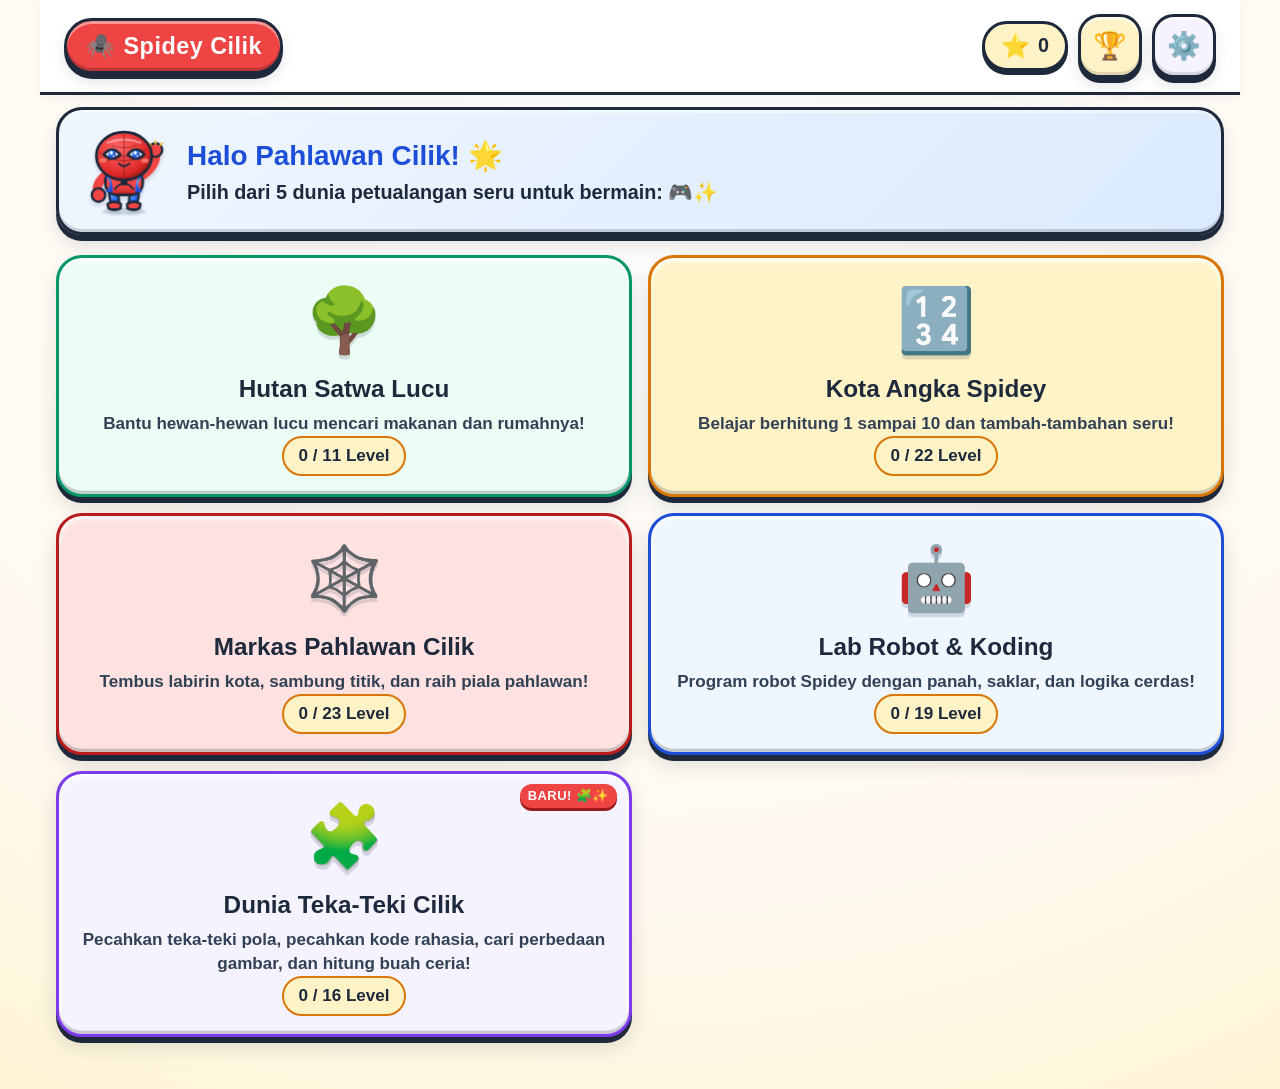
<file: index.html>
<!DOCTYPE html>
<html lang="id">
<head>
  <meta charset="UTF-8">
  <meta name="viewport" content="width=device-width, initial-scale=1.0, maximum-scale=1.0, user-scalable=no, viewport-fit=cover">
  <title>Petualangan Spidey Cilik - Game Edukasi Balita</title>
  <meta name="description" content="Web Game Edukasi Balita 3-4 Tahun Offline Ramah Anak">
  <meta name="theme-color" content="#EF4444">
  <link rel="manifest" href="manifest.webmanifest">
  <link rel="icon" type="image/svg+xml" href="icons/favicon.svg">
  <link rel="apple-touch-icon" href="icons/icon-192.svg">
  <meta name="apple-mobile-web-app-capable" content="yes">
  <meta name="apple-mobile-web-app-status-bar-style" content="black-translucent">
  <link rel="stylesheet" href="style.css">
  <link rel="modulepreload" href="audio.js">
  <link rel="modulepreload" href="mascot.js">
  <link rel="modulepreload" href="levels.js">
  <link rel="modulepreload" href="engines.js">
</head>
<body>
  <div id="app" class="app-root">
    
    <!-- 1. HEADER UTAMA -->
    <header class="app-header">
      <div class="header-left">
        <button id="btnHeaderBack" class="header-btn back-btn" aria-label="Kembali" style="display:none;">
          <span class="btn-icon">⬅️</span>
        </button>
        <div id="headerTitle" class="header-badge">
          <span class="badge-icon">🕷️</span>
          <span class="badge-text">Spidey Cilik</span>
        </div>
      </div>
      
      <div class="header-right">
        <!-- Indikator Total Bintang -->
        <div id="starCounter" class="star-pill" title="Total Bintang Kamu">
          <span class="star-icon">⭐</span>
          <span id="totalStarsCount" class="star-count">0</span>
        </div>
        <!-- Tombol Buka Sertifikat -->
        <button id="btnOpenCert" class="header-btn cert-btn" aria-label="Sertifikat Juara" title="Lihat Sertifikat Juara">
          <span class="btn-icon">🏆</span>
        </button>
        <!-- Tombol Mode Orang Tua (Tahan 2 Detik) -->
        <button id="btnOpenParent" class="header-btn parent-btn" aria-label="Mode Orang Tua" title="Tahan 2 Detik untuk Mode Orang Tua">
          <span class="btn-icon">⚙️</span>
          <span class="hold-progress" id="parentHoldProgress"></span>
        </button>
      </div>
    </header>

    <!-- 2. BAR INSTRUKSI & MASKOT REAKTIF (Selalu Muncul saat Bermain) -->
    <section id="instructionBar" class="instruction-bar" style="display:none;">
      <button id="btnSpeakPrompt" class="jumbo-speaker-btn" aria-label="Dengarkan Suara Instruksi">
        <span class="speaker-icon">🔊</span>
        <span class="speaker-wave"></span>
      </button>
      <div id="promptText" class="prompt-text">
        Sentuh layar untuk mulai bermain bersama Spidey!
      </div>
      <div id="mascotBubble" class="mascot-avatar">
        <!-- SVG Mascot Hero / Robot di-inject secara dinamis -->
      </div>
    </section>

    <!-- 3. CONTAINER UTAMA (3 TAMPILAN: WORLDS, LEVELS, GAME) -->
    <main id="mainContainer" class="main-content">
      
      <!-- Tampilan 1: Pemilihan 4 Dunia -->
      <section id="viewWorlds" class="view-panel active">
        <div class="welcome-banner">
          <div class="banner-mascot" id="welcomeMascot"></div>
          <div class="banner-text">
            <h2>Halo Pahlawan Cilik! 🌟</h2>
            <p>Pilih dari 5 dunia petualangan seru untuk bermain: 🎮✨</p>
          </div>
        </div>
        <div class="worlds-grid" id="worldsGrid">
          <!-- 5 Kartu Dunia Sticker: Hutan Satwa, Kota Angka, Markas Pahlawan, Lab Robot, Dunia Teka-Teki -->
        </div>
      </section>

      <!-- Tampilan 2: Pemilihan Level dalam Dunia Aktif -->
      <section id="viewLevels" class="view-panel" style="display:none;">
        <div class="levels-header">
          <h2 id="currentWorldTitle">Dunia</h2>
          <div class="levels-progress-pill" id="currentWorldProgress">0 / 0 Level</div>
        </div>
        <div class="levels-grid" id="levelsGrid">
          <!-- Grid sticker level 1..N dinamis -->
        </div>
      </section>

      <!-- Tampilan 3: Area Permainan Aktif (Engine Mount) -->
      <section id="viewGame" class="view-panel" style="display:none;">
        <div class="game-topbar">
          <span id="gameLevelBadge" class="level-badge">Level 1</span>
          <span id="gameLevelTitle" class="level-title">Judul Permainan</span>
        </div>
        <!-- Di sinilah Engines[renderMethod](gameMount, level, onComplete) dipasang -->
        <div id="gameMount" class="game-mount"></div>
      </section>

    </main>

    <!-- 4. MODAL PERAYAAN KEMENANGAN (VICTORY MODAL DENGAN KONFETI) -->
    <div id="modalVictory" class="modal-overlay" style="display:none;">
      <canvas id="confettiCanvas" class="confetti-canvas"></canvas>
      <div class="modal-card victory-card">
        <div class="victory-mascot" id="victoryMascot"></div>
        <div class="victory-stars" id="victoryStarsAnim">
          <span class="big-star">⭐</span>
        </div>
        <h2 class="victory-title">Hore! Hebat Sekali! ✨</h2>
        <p class="victory-subtitle">Kamu berhasil menyelesaikan misi ini!</p>
        <div class="victory-actions">
          <button id="btnNextLevel" class="jumbo-action-btn primary-action">
            <span>Lanjut Main! ➡️</span>
          </button>
          <div class="secondary-actions">
            <button id="btnReplayLevel" class="sub-action-btn">🔄 Main Lagi</button>
            <button id="btnVictoryLevelSelect" class="sub-action-btn">🗺️ Pilih Level</button>
          </div>
        </div>
      </div>
    </div>

    <!-- 5. MODAL SERTIFIKAT JUARA ("MASTER KODER CILIK SPIDEY") -->
    <div id="modalCertificate" class="modal-overlay" style="display:none;">
      <div class="modal-card cert-card-wrapper">
        <div class="cert-card-actions no-print">
          <button id="btnPrintCert" class="primary-btn">🖨️ Cetak / Simpan PDF</button>
          <button id="btnCloseCert" class="small-btn">✖️ Tutup</button>
        </div>
        <!-- Sertifikat Resmi Siap Cetak -->
        <div id="printableCertificate" class="certificate-sheet">
          <div class="cert-border">
            <div class="cert-corner tl">🕸️</div>
            <div class="cert-corner tr">🕸️</div>
            <div class="cert-corner bl">🤖</div>
            <div class="cert-corner br">🕷️</div>
            
            <div class="cert-header">
              <div class="cert-logo-box" id="certMascotLeft"></div>
              <div class="cert-title-group">
                <span class="cert-badge-tag">PIAGAM PENGHARGAAN RESMI</span>
                <h1 class="cert-main-title">MASTER KODER CILIK SPIDEY</h1>
                <p class="cert-lead">Diberikan kepada pahlawan cilik hebat:</p>
              </div>
              <div class="cert-logo-box" id="certMascotRight"></div>
            </div>

            <div class="cert-recipient-box">
              <div id="certChildName" class="recipient-name">Pahlawan Cilik</div>
              <div class="recipient-underline"></div>
            </div>

            <div class="cert-body-text">
              Telah berhasil menyelesaikan rangkaian latihan pemecahan masalah,
              berhitung cerdas, labirin logika, teka-teki detektif cilik, dan algoritma koding robot balita!
            </div>

            <div class="cert-stats-row">
              <div class="cert-stat-badge">
                <span class="stat-emoji">⭐</span>
                <span id="certTotalStars">0</span> Bintang Emas
              </div>
              <div class="cert-stat-badge">
                <span class="stat-emoji">🏅</span>
                <span id="certCompletedLevels">0</span> Misi Selesai
              </div>
            </div>

            <div class="cert-footer">
              <div class="cert-sign-col">
                <div class="sign-date" id="certIssueDate">Tanggal: 30 Oktober 2026</div>
                <div class="sign-line">Markas Pahlawan Cilik</div>
              </div>
              <div class="cert-seal-col">
                <div class="gold-seal">
                  <span>CAP RESMI<br>JUARA</span>
                </div>
              </div>
              <div class="cert-sign-col">
                <div class="sign-name">Spidey Cilik & Spideybot</div>
                <div class="sign-title">Pelatih Koding Ramah Balita</div>
              </div>
            </div>
          </div>
        </div>
      </div>
    </div>

    <!-- 6. MODAL MODE ORANG TUA (PROTECTED PARENTAL GATE) -->
    <div id="modalParent" class="modal-overlay" style="display:none;">
      <div class="modal-card parent-modal-card">
        
        <!-- Sub-Panel 1: Parental Gate Challenge (Mencegah Akses Balita) -->
        <div id="parentGateSection" class="parent-gate-box">
          <div class="gate-icon">🛡️</div>
          <h3>Area Khusus Orang Tua / Pendidik</h3>
          <p class="gate-instruction">Untuk membuka, silakan jawab soal penjumlahan berikut:</p>
          <div class="math-question" id="parentMathQuestion">Berapa 4 + 3?</div>
          <div class="math-choices" id="parentMathChoices">
            <!-- Pilihan angka 1..10 -->
          </div>
          <button id="btnCancelParentGate" class="text-btn">Batal / Kembali ke Game</button>
        </div>

        <!-- Sub-Panel 2: Dashboard Pengaturan Orang Tua (Setelah Lolos Gate) -->
        <div id="parentDashboardSection" class="parent-dashboard-box" style="display:none;">
          <div class="dashboard-header">
            <h3>⚙️ Pengaturan & Laporan Belajar</h3>
            <button id="btnCloseParentDash" class="close-icon-btn">✖️</button>
          </div>

          <div class="settings-group">
            <label for="inputChildName">Nama Panggilan Anak (untuk Sertifikat):</label>
            <div class="input-with-save">
              <input type="text" id="inputChildName" maxlength="30" placeholder="Contoh: Arka / Salsabila">
              <button id="btnSaveChildName" class="small-btn primary">Simpan 💾</button>
            </div>
          </div>

          <div class="progress-summary-box">
            <h4>📊 Rekap Kemajuan 5 Dunia Petualangan</h4>
            <div class="world-recap-list" id="worldRecapList">
              <!-- Baris per dunia: Nama, progres level, bintang -->
            </div>
          </div>

          <div class="audio-test-box">
            <h4>🔊 Uji Fitur Audio & Suara Narator</h4>
            <div class="test-btn-row">
              <button id="btnTestSfx" class="test-btn">Uji Efek SFX 🎵</button>
              <button id="btnTestTts" class="test-btn">Uji Suara Indonesia 🗣️</button>
            </div>
          </div>

          <div class="danger-zone-box">
            <h4>⚠️ Reset Kemajuan Permainan</h4>
            <p>Hapus seluruh bintang dan riwayat level untuk mengulang dari awal.</p>
            <button id="btnResetProgress" class="danger-btn">Reset Seluruh Progres 🔄</button>
          </div>
        </div>

      </div>
    </div>

  </div>

  <!-- SCRIPT UTAMA SPA MODULE -->
  <script type="module" src="app.js"></script>

  <!-- REGISTRASI SERVICE WORKER PWA -->
  <script>
    if ('serviceWorker' in navigator) {
      window.addEventListener('load', () => {
        navigator.serviceWorker.register('./sw.js').then((reg) => {
          reg.update();
          reg.addEventListener('updatefound', () => {
            const newWorker = reg.installing;
            if (newWorker) {
              newWorker.addEventListener('statechange', () => {
                if (newWorker.state === 'activated' && navigator.serviceWorker.controller) {
                  // Reload smoothly to mount updated 5 worlds
                  window.location.reload();
                }
              });
            }
          });
        }).catch((err) => {
          console.warn('SW registration failed:', err);
        });
      });
    }
  </script>
</body>
</html>
</file>
<file: style.css>
/* style.css - Tactile 3D "Jelly" Preschool Design System for Petualangan Spidey Cilik */
/* Designed specifically for toddlers (3-4 years old) on Tablets & Mobile */

:root {
  /* Warm Eye-Friendly Palette */
  --bg-warm: #FFF9F0;
  --bg-gradient: radial-gradient(120% 120% at 50% 10%, #FFFFFF 0%, #FFF9F0 60%, #FEF3C7 100%);

  /* Primary Brand Candy Colors & WCAG AA Tokens */
  --spidey-red: #EF4444;
  --spidey-red-dark: #B91C1C;
  --spidey-red-crimson: #DC2626; /* WCAG AA 4.83:1 with white */
  --spidey-red-light: #FEE2E2;

  --web-blue: #2563EB; /* WCAG AA 5.17:1 with white */
  --web-blue-dark: #1D4ED8;
  --web-blue-light: #EFF6FF;

  --sun-yellow: #FBBF24; /* WCAG AAA 8.76:1 with Deep Slate #1E293B */
  --sun-yellow-dark: #D97706;
  --sun-yellow-light: #FEF3C7;

  --leaf-green: #10B981; /* WCAG AA 5.77:1 with Deep Slate #1E293B */
  --leaf-green-dark: #059669;
  --leaf-green-forest: #047857; /* WCAG AA 5.48:1 with white */
  --leaf-green-light: #ECFDF5;

  --purple-accent: #8B5CF6;
  --purple-accent-candy: #7C3AED; /* WCAG AA 5.70:1 with white */
  --purple-accent-dark: #6D28D9;
  --purple-accent-light: #F5F3FF;

  --coral-pink: #F43F5E;
  --coral-pink-dark: #BE123C;

  --slate-dark: #1E293B; /* WCAG AAA 13.97:1 on #FFF9F0 */
  --slate-muted: #64748B;
  --slate-border: #CBD5E1;

  /* Tactile 3D Jelly Geometry */
  --border-thick: 3.5px solid #1E293B;
  --border-radius-card: 26px;
  --border-radius-btn: 22px;
  --border-radius-pill: 9999px;

  /* 4-Layer 3D Tactile Jelly Layered Shadows */
  /* Stack: 1. Inset Specular Shine, 2. Inset Bottom Rim Shadow, 3. Solid 3D Extrusion Slab, 4. Soft Contact Shadow */
  --jelly-shine: inset 0 3px 0 rgba(255, 255, 255, 0.5), inset 0 -3px 0 rgba(0, 0, 0, 0.15);
  --jelly-shadow: inset 0 3px 0 rgba(255, 255, 255, 0.45), inset 0 -3px 0 rgba(0, 0, 0, 0.15), 0 6px 0 #1E293B, 0 10px 20px rgba(30, 41, 59, 0.14);
  --jelly-shadow-hover: inset 0 4px 0 rgba(255, 255, 255, 0.55), inset 0 -4px 0 rgba(0, 0, 0, 0.18), 0 8px 0 #1E293B, 0 16px 24px rgba(30, 41, 59, 0.18);
  --jelly-shadow-active: inset 0 2px 0 rgba(255, 255, 255, 0.4), inset 0 -2px 0 rgba(0, 0, 0, 0.15), 0 2px 0 #1E293B, 0 4px 8px rgba(30, 41, 59, 0.12);

  /* Backward Compatibility Aliases */
  --sticker-shadow: inset 0 3px 0 rgba(255, 255, 255, 0.45), inset 0 -3px 0 rgba(0, 0, 0, 0.15), 0 6px 0 #1E293B, 0 10px 18px rgba(30, 41, 59, 0.14);
  --sticker-shadow-hover: inset 0 4px 0 rgba(255, 255, 255, 0.55), inset 0 -4px 0 rgba(0, 0, 0, 0.18), 0 8px 0 #1E293B, 0 14px 22px rgba(30, 41, 59, 0.18);
  --sticker-shadow-active: inset 0 2px 0 rgba(255, 255, 255, 0.4), inset 0 -2px 0 rgba(0, 0, 0, 0.15), 0 2px 0 #1E293B, 0 4px 8px rgba(30, 41, 59, 0.12);

  /* Touch Ergonomics for Toddler Fingers (>=64px touch target) */
  --touch-min: 64px;
  --touch-jumbo: 80px;

  /* Spring Physics Timing */
  --spring-bounce: cubic-bezier(0.34, 1.56, 0.64, 1);
  --squish-timing: 0.12s var(--spring-bounce);

  /* Typography */
  --font-family-kids: 'Fredoka', 'Quicksand', 'Nunito', -apple-system, BlinkMacSystemFont, "Segoe UI", Roboto, sans-serif;
}

/* ==========================================================================
   Base & Global Resets
   ========================================================================== */
*, *::before, *::after {
  box-sizing: border-box;
  margin: 0;
  padding: 0;
  -webkit-tap-highlight-color: transparent;
}

html, body {
  width: 100%;
  min-height: 100%;
  min-height: 100dvh;
  overflow-x: hidden;
  overflow-y: auto;
  -webkit-overflow-scrolling: touch;
  background: var(--bg-warm);
  background-image: var(--bg-gradient);
  font-family: var(--font-family-kids);
  color: var(--slate-dark);
  font-size: 18px;
  line-height: 1.4;
  user-select: none;
  -webkit-user-select: none;
  touch-action: manipulation;
}

/* Ponytail toddler layout anchor */
.app-root {
  display: flex;
  flex-direction: column;
  min-height: 100vh;
  min-height: 100dvh;
  max-width: 1200px;
  margin: 0 auto;
  position: relative;
  padding-bottom: max(16px, env(safe-area-inset-bottom));
}

/* ==========================================================================
   Header Section
   ========================================================================== */
.app-header {
  display: flex;
  align-items: center;
  justify-content: space-between;
  padding: 12px 16px;
  padding-top: max(12px, env(safe-area-inset-top));
  background: rgba(255, 255, 255, 0.92);
  backdrop-filter: blur(10px);
  -webkit-backdrop-filter: blur(10px);
  border-bottom: var(--border-thick);
  position: sticky;
  top: 0;
  z-index: 100;
  box-shadow: 0 4px 12px rgba(30, 41, 59, 0.06);
}

.header-left, .header-right {
  display: flex;
  align-items: center;
  gap: 10px;
}

/* Base Jelly Button Utility (Tactile 3D Preschool UI) */
.jelly-btn {
  position: relative;
  border: var(--border-thick);
  border-radius: var(--border-radius-btn);
  box-shadow: var(--jelly-shadow);
  transition: transform 0.18s var(--spring-bounce), box-shadow 0.18s ease;
  user-select: none;
  -webkit-user-select: none;
  touch-action: manipulation;
  cursor: pointer;
}

.jelly-btn:hover {
  transform: translateY(-3px);
  box-shadow: var(--jelly-shadow-hover);
}

.jelly-btn:active {
  transform: translateY(5px) scale(1.02, 0.95);
  box-shadow: var(--jelly-shadow-active);
  transition: transform 0.12s var(--spring-bounce), box-shadow 0.12s ease;
}

.header-badge {
  display: flex;
  align-items: center;
  gap: 8px;
  background: var(--spidey-red);
  color: #FFFFFF;
  padding: 8px 18px;
  border-radius: var(--border-radius-pill);
  border: var(--border-thick);
  box-shadow: inset 0 3px 0 rgba(255, 255, 255, 0.45), inset 0 -3px 0 rgba(0, 0, 0, 0.2), 0 5px 0 #1E293B, 0 8px 14px rgba(30, 41, 59, 0.12);
  font-weight: 800;
  font-size: 1.15rem;
  letter-spacing: 0.5px;
}

.badge-icon {
  font-size: 1.35rem;
  animation: mascotFloat 3s ease-in-out infinite;
}

.header-btn {
  min-width: 64px;
  min-height: 64px;
  border-radius: var(--border-radius-btn);
  border: var(--border-thick);
  background: #FFFFFF;
  color: var(--slate-dark);
  font-size: 1.5rem;
  display: flex;
  align-items: center;
  justify-content: center;
  cursor: pointer;
  position: relative;
  box-shadow: inset 0 3px 0 rgba(255, 255, 255, 0.6), inset 0 -3px 0 rgba(0, 0, 0, 0.12), 0 5px 0 #1E293B, 0 8px 14px rgba(30, 41, 59, 0.12);
  transition: transform 0.18s var(--spring-bounce), box-shadow 0.18s ease;
}

.header-btn:hover {
  transform: translateY(-2px);
  box-shadow: inset 0 3px 0 rgba(255, 255, 255, 0.6), inset 0 -3px 0 rgba(0, 0, 0, 0.12), 0 7px 0 #1E293B, 0 12px 18px rgba(30, 41, 59, 0.15);
}

.header-btn:active {
  transform: translateY(4px) scale(1.02, 0.95);
  box-shadow: inset 0 2px 0 rgba(255, 255, 255, 0.4), inset 0 -1px 0 rgba(0, 0, 0, 0.1), 0 1px 0 #1E293B, 0 3px 6px rgba(30, 41, 59, 0.1);
  transition: transform 0.12s var(--spring-bounce), box-shadow 0.12s ease;
}

.back-btn {
  background: var(--web-blue-light);
  border-color: var(--slate-dark);
}

.cert-btn {
  background: var(--sun-yellow-light);
}

.parent-btn {
  background: var(--purple-accent-light);
  overflow: hidden;
}

.hold-progress {
  position: absolute;
  bottom: 0;
  left: 0;
  height: 6px;
  width: 0%;
  background: var(--purple-accent);
  transition: width 0.05s linear;
}

.star-pill {
  display: flex;
  align-items: center;
  gap: 8px;
  background: var(--sun-yellow-light);
  border: var(--border-thick);
  padding: 6px 16px;
  border-radius: var(--border-radius-pill);
  box-shadow: 0 4px 0 #1E293B;
  font-weight: 800;
  font-size: 1.1rem;
}

.star-icon {
  font-size: 1.3rem;
  animation: starPulse 2.5s ease-in-out infinite;
}

/* ==========================================================================
   Instruction & Mascot Bar (Reactive Toddler Guidance)
   ========================================================================== */
.instruction-bar {
  display: flex;
  align-items: center;
  gap: 14px;
  padding: 12px 18px;
  margin: 12px 16px 6px;
  background: #FFFFFF;
  border: var(--border-thick);
  border-radius: var(--border-radius-card);
  box-shadow: var(--sticker-shadow);
  position: relative;
  overflow: visible;
  animation: slideDown 0.3s ease-out;
}

.jumbo-speaker-btn {
  flex-shrink: 0;
  width: 76px;
  height: 76px;
  min-width: 64px;
  min-height: 64px;
  border-radius: 50%;
  border: var(--border-thick);
  background: radial-gradient(circle at 35% 30%, #FEF08A 0%, #FBBF24 60%, #F59E0B 100%);
  color: var(--slate-dark);
  font-size: 2.1rem;
  display: flex;
  align-items: center;
  justify-content: center;
  cursor: pointer;
  box-shadow: inset 0 4px 6px rgba(255, 255, 255, 0.8),
              inset 0 -5px 0 rgba(180, 83, 9, 0.35),
              0 7px 0 #1E293B,
              0 12px 20px rgba(30, 41, 59, 0.18);
  position: relative;
  transition: transform 0.18s var(--spring-bounce), box-shadow 0.18s ease;
  animation: jellyBreathe 3.2s ease-in-out infinite;
}

.jumbo-speaker-btn:hover {
  transform: translateY(-3px) scale(1.04);
  box-shadow: inset 0 4px 6px rgba(255, 255, 255, 0.8),
              inset 0 -5px 0 rgba(180, 83, 9, 0.35),
              0 9px 0 #1E293B,
              0 16px 24px rgba(30, 41, 59, 0.22);
}

.jumbo-speaker-btn:active {
  transform: translateY(5px) scale(1.02, 0.95);
  box-shadow: inset 0 2px 3px rgba(255, 255, 255, 0.6),
              inset 0 -2px 0 rgba(180, 83, 9, 0.25),
              0 2px 0 #1E293B,
              0 4px 8px rgba(30, 41, 59, 0.12);
  transition: transform 0.12s var(--spring-bounce), box-shadow 0.12s ease;
}

.speaker-wave {
  position: absolute;
  inset: -6px;
  border: 3px solid var(--sun-yellow-dark);
  border-radius: 50%;
  opacity: 0;
  pointer-events: none;
}

.jumbo-speaker-btn.speaking .speaker-wave {
  animation: ripple 1.2s infinite;
}

.prompt-text {
  flex: 1;
  font-size: 1.2rem;
  font-weight: 700;
  color: var(--slate-dark);
  line-height: 1.35;
}

.mascot-avatar {
  flex-shrink: 0;
  width: 72px;
  height: 72px;
  display: flex;
  align-items: center;
  justify-content: center;
  animation: mascotFloat 3s ease-in-out infinite;
}

.mascot-avatar svg {
  width: 100%;
  height: 100%;
  filter: drop-shadow(0 4px 0 rgba(30, 41, 59, 0.15));
}

/* ==========================================================================
   Main Content & 3 Views (Worlds, Levels, Game)
   ========================================================================== */
.main-content {
  flex: 1;
  padding: 12px 16px;
  display: flex;
  flex-direction: column;
}

.view-panel {
  display: flex;
  flex-direction: column;
  flex: 1;
  width: 100%;
}

/* View 1: Worlds Selection */
.welcome-banner {
  display: flex;
  align-items: center;
  gap: 18px;
  background: linear-gradient(135deg, #EFF6FF 0%, #DBEAFE 100%);
  border: var(--border-thick);
  border-radius: var(--border-radius-card);
  padding: 16px 20px;
  margin-bottom: 20px;
  box-shadow: var(--sticker-shadow);
}

.banner-mascot {
  width: 90px;
  height: 90px;
  flex-shrink: 0;
  animation: mascotFloat 3s ease-in-out infinite;
}

.banner-text h2 {
  font-size: 1.55rem;
  font-weight: 800;
  color: var(--web-blue-dark);
  margin-bottom: 4px;
}

.banner-text p {
  font-size: 1.1rem;
  font-weight: 600;
  color: var(--slate-dark);
}

.worlds-grid {
  display: grid;
  grid-template-columns: repeat(auto-fit, minmax(210px, 1fr));
  gap: 16px;
  margin-bottom: 24px;
}

.world-card {
  min-height: 155px;
  background: #FFFFFF;
  border: var(--border-thick);
  border-radius: var(--border-radius-card);
  padding: 18px 16px;
  display: flex;
  flex-direction: column;
  align-items: center;
  text-align: center;
  justify-content: center;
  cursor: pointer;
  box-shadow: inset 0 3px 6px rgba(255, 255, 255, 0.7),
              inset 0 -4px 0 rgba(0, 0, 0, 0.06),
              var(--jelly-shadow);
  transition: transform 0.18s var(--spring-bounce), box-shadow 0.18s ease;
  position: relative;
  overflow: hidden;
}

.world-card:hover {
  transform: translateY(-4px) scale(1.02);
  box-shadow: inset 0 3px 6px rgba(255, 255, 255, 0.7),
              var(--jelly-shadow-hover);
}

.world-card:active {
  transform: translateY(5px) scale(1.02, 0.95);
  box-shadow: var(--jelly-shadow-active);
  transition: transform 0.12s var(--spring-bounce), box-shadow 0.12s ease;
}

.world-icon {
  font-size: 3.5rem;
  margin-bottom: 8px;
  filter: drop-shadow(0 4px 0 rgba(30, 41, 59, 0.15));
}

.world-title {
  font-size: 1.35rem;
  font-weight: 800;
  color: var(--slate-dark);
  margin-bottom: 6px;
}

.world-desc {
  font-size: 0.95rem;
  font-weight: 600;
  color: #334155;
}

.world-card-hewan { background: #ECFDF5; border-color: #059669; }
.world-card-angka { background: #FEF3C7; border-color: #D97706; }
.world-card-spidey { background: #FEE2E2; border-color: #B91C1C; }
.world-card-koding { background: #EFF6FF; border-color: #1D4ED8; }
.world-card-puzzle,
.world-card-tekateki {
  background: #F5F3FF;
  border-color: #7C3AED;
}
.world-card-puzzle:hover,
.world-card-tekateki:hover {
  box-shadow: inset 0 3px 6px rgba(255, 255, 255, 0.7), var(--jelly-shadow-hover);
}

.world-new-badge {
  position: absolute;
  top: 10px;
  right: 12px;
  background: #EF4444;
  color: #FFFFFF;
  font-size: 0.72rem;
  font-weight: 800;
  padding: 3px 8px;
  border-radius: 12px;
  box-shadow: 0 3px 0 #991B1B;
  letter-spacing: 0.5px;
  animation: badgePulse 1.8s infinite ease-in-out;
  z-index: 2;
}

@keyframes badgePulse {
  0%, 100% { transform: scale(1); }
  50% { transform: scale(1.08); }
}

@media (min-width: 600px) and (max-width: 960px) {
  .world-card-puzzle {
    grid-column: 1 / -1;
  }
}

/* View 2: Levels Selection */
.levels-header {
  display: flex;
  align-items: center;
  justify-content: space-between;
  margin-bottom: 18px;
  background: #FFFFFF;
  border: var(--border-thick);
  border-radius: var(--border-radius-card);
  padding: 12px 20px;
  box-shadow: var(--sticker-shadow);
}

.levels-header h2 {
  font-size: 1.4rem;
  font-weight: 800;
}

.levels-progress-pill {
  background: var(--sun-yellow-light);
  border: 2.5px solid var(--sun-yellow-dark);
  padding: 6px 14px;
  border-radius: var(--border-radius-pill);
  font-weight: 800;
  font-size: 0.95rem;
}

.levels-grid {
  display: grid;
  grid-template-columns: repeat(auto-fill, minmax(130px, 1fr));
  gap: 16px;
  margin-bottom: 24px;
}

.level-card {
  min-height: 120px;
  min-width: var(--touch-min);
  background: #FFFFFF;
  border: var(--border-thick);
  border-radius: var(--border-radius-card);
  padding: 12px 8px;
  display: flex;
  flex-direction: column;
  align-items: center;
  justify-content: center;
  cursor: pointer;
  box-shadow: inset 0 3px 0 rgba(255, 255, 255, 0.6),
              inset 0 -3px 0 rgba(0, 0, 0, 0.08),
              var(--jelly-shadow);
  transition: transform 0.18s var(--spring-bounce), box-shadow 0.18s ease;
  position: relative;
}

.level-card:hover {
  transform: translateY(-3px) scale(1.02);
  box-shadow: inset 0 3px 0 rgba(255, 255, 255, 0.6),
              var(--jelly-shadow-hover);
}

.level-card:active {
  transform: translateY(5px) scale(1.02, 0.95);
  box-shadow: var(--jelly-shadow-active);
  transition: transform 0.12s var(--spring-bounce), box-shadow 0.12s ease;
}

.level-card.completed {
  background: #ECFDF5;
  border-color: var(--leaf-green-dark);
}

.level-card .lvl-num {
  font-size: 1.4rem;
  font-weight: 800;
  color: var(--slate-dark);
  margin-bottom: 4px;
}

.level-card .lvl-icon {
  font-size: 1.8rem;
  margin-bottom: 6px;
}

.level-card .lvl-stars {
  display: flex;
  gap: 3px;
  font-size: 1rem;
}

/* View 3: Active Game & Mount */
.game-topbar {
  display: flex;
  align-items: center;
  gap: 12px;
  margin-bottom: 12px;
}

.level-badge {
  background: #B91C1C;
  color: #FFFFFF;
  font-weight: 800;
  font-size: 0.95rem;
  padding: 4px 12px;
  border-radius: var(--border-radius-pill);
  border: 2.5px solid #1E293B;
  box-shadow: 0 3px 0 #1E293B;
}

.level-title {
  font-size: 1.25rem;
  font-weight: 800;
  color: var(--slate-dark);
}

.game-mount {
  flex: 1;
  width: 100%;
  display: flex;
  flex-direction: column;
  align-items: center;
  justify-content: center;
  min-height: 440px;
  padding: 24px 32px;
  background: #FFFFFF;
  border: var(--border-thick);
  border-radius: var(--border-radius-card);
  padding: 20px;
  box-shadow: var(--sticker-shadow);
  position: relative;
  overflow: hidden;
}

/* ==========================================================================
   Complete Styling for 9 Game Engines (engines.js)
   ========================================================================== */

/* 1. Engine Hubungkan / Tarik Garis */
.engine-hubungkan {
  width: 100%;
  max-width: 980px;
  margin: 0 auto;
  position: relative;
  display: flex;
  flex-direction: column;
  justify-content: space-between;
  min-height: 520px;
}

.engine-tip {
  text-align: center;
  font-size: 1.15rem;
  font-weight: 800;
  color: #334155;
  margin-top: 20px;
  margin-bottom: 8px;
  background: #FEF3C7;
  border: 3px solid #F59E0B;
  border-radius: 16px;
  padding: 10px 18px;
  display: inline-block;
  align-self: center;
  box-shadow: 0 4px 0 #D97706;
}

.tip-hand {
  font-size: 1.3rem;
  display: inline-block;
  animation: bounceTip 1.5s infinite;
}

@keyframes bounceTip {
  0%, 100% { transform: translateY(0); }
  50% { transform: translateY(-4px); }
}

.pairs-grid {
  display: grid;
  grid-template-columns: 1fr 1fr;
  gap: 50px;
  position: relative;
  padding: 16px 0;
  flex: 1;
  align-items: stretch;
  touch-action: none;
}

.line-canvas {
  position: absolute;
  inset: 0;
  width: 100%;
  height: 100%;
  pointer-events: none;
  z-index: 5;
}

.dragging-line {
  filter: drop-shadow(0 2px 5px rgba(239, 68, 68, 0.4));
  animation: dashPulse 1s linear infinite;
}

@keyframes dashPulse {
  to { stroke-dashoffset: -18; }
}

.connected-line {
  filter: drop-shadow(0 2px 6px rgba(16, 185, 129, 0.45));
}

.col-left, .col-right {
  display: flex;
  flex-direction: column;
  justify-content: space-around;
  gap: 20px;
  z-index: 10;
  flex: 1;
}

.pair-item {
  min-height: 120px;
  min-width: var(--touch-min);
  padding: 14px 20px;
  background: #FFFFFF;
  border: 4px solid var(--slate-dark);
  border-radius: 24px;
  display: flex;
  align-items: center;
  justify-content: space-between;
  cursor: pointer;
  box-shadow: inset 0 3px 0 rgba(255, 255, 255, 0.65),
              inset 0 -3px 0 rgba(0, 0, 0, 0.12),
              0 8px 0 rgba(30, 41, 59, 0.9),
              0 14px 24px rgba(0, 0, 0, 0.08);
  transition: transform 0.18s var(--spring-bounce), box-shadow 0.18s ease, background 0.15s ease, border-color 0.15s ease;
  position: relative;
  touch-action: none;
  user-select: none;
  -webkit-user-select: none;
}

.pair-item:active {
  transform: translateY(5px) scale(1.02, 0.95);
  box-shadow: inset 0 2px 0 rgba(255, 255, 255, 0.5),
              0 3px 0 rgba(30, 41, 59, 0.9),
              0 5px 10px rgba(0, 0, 0, 0.08);
  transition: transform 0.12s var(--spring-bounce), box-shadow 0.12s ease;
}

.pair-item.selected {
  background: #FFFBEB;
  border-color: #F59E0B;
  box-shadow: 0 0 0 4px #FBBF24, 0 8px 0 rgba(30, 41, 59, 0.9);
  transform: scale(1.02);
}

.pair-item.drag-hover {
  background: #EFF6FF;
  border-color: #3B82F6;
  box-shadow: 0 0 0 5px #93C5FD, 0 8px 0 rgba(30, 41, 59, 0.9);
  transform: scale(1.04);
}

.pair-item.matched {
  background: #ECFDF5;
  border-color: #10B981;
  cursor: default;
  opacity: 0.95;
  box-shadow: 0 4px 0 #059669;
  transform: none;
}

.pair-card-content {
  display: flex;
  align-items: center;
  gap: 16px;
  flex: 1;
}

.right-item .pair-card-content {
  flex-direction: row-reverse;
  text-align: right;
}

.pair-visual-box {
  width: 90px;
  height: 90px;
  border-radius: 20px;
  background: #F8FAFC;
  border: 3px solid #E2E8F0;
  display: flex;
  align-items: center;
  justify-content: center;
  flex-shrink: 0;
  box-shadow: 0 4px 8px rgba(0, 0, 0, 0.04);
  overflow: hidden;
  transition: transform 0.2s ease;
}

.pair-item:hover .pair-visual-box,
.pair-item.selected .pair-visual-box {
  transform: scale(1.06);
}

.pair-visual-box.is-shadow-visual {
  background: #F1F5F9;
  border-color: #94A3B8;
  box-shadow: inset 0 2px 6px rgba(0, 0, 0, 0.08);
}

.silhouette-emoji {
  filter: brightness(0);
}

.pair-card-text {
  font-family: var(--font-primary, 'Baloo 2', cursive, sans-serif);
  font-size: 1.45rem;
  font-weight: 800;
  color: var(--slate-dark);
  line-height: 1.25;
}

.is-shadow-text {
  color: #334155;
}

.dot-connector {
  width: 32px;
  height: 32px;
  border-radius: 50%;
  background: #FFFFFF;
  border: 4px solid var(--slate-dark);
  display: flex;
  align-items: center;
  justify-content: center;
  flex-shrink: 0;
  box-shadow: 0 3px 6px rgba(0, 0, 0, 0.15);
  position: relative;
  transition: transform 0.2s cubic-bezier(0.34, 1.56, 0.64, 1), background 0.2s ease, border-color 0.2s ease;
}

.dot-core {
  width: 12px;
  height: 12px;
  border-radius: 50%;
  background: #CBD5E1;
  transition: all 0.2s ease;
}

.pair-item.selected .dot-connector {
  background: #FEF08A;
  border-color: #D97706;
  transform: scale(1.25);
}

.pair-item.selected .dot-core {
  background: #EF4444;
  box-shadow: 0 0 8px #EF4444;
}

.pair-item.matched .dot-connector {
  background: #DCFCE7;
  border-color: #15803D;
  transform: scale(1.1);
}

.pair-item.matched .dot-core {
  background: #10B981;
  box-shadow: 0 0 8px #10B981;
}

/* 2. Engine Labirin Navigasi */
.engine-labirin {
  display: flex;
  flex-direction: column;
  align-items: center;
  gap: 20px;
  width: 100%;
  max-width: 600px;
}

.maze-header {
  display: flex;
  justify-content: space-between;
  align-items: center;
  width: 100%;
  max-width: 360px;
  margin-bottom: 12px;
  font-weight: bold;
  font-size: 1.15rem;
  color: var(--slate-dark);
}

.maze-grid {
  display: grid;
  grid-template-columns: repeat(var(--grid-size, 5), 1fr);
  gap: 6px;
  padding: 12px;
  background: #F8FAFC;
  border: var(--border-thick);
  border-radius: var(--border-radius-card);
  box-shadow: var(--sticker-shadow);
}

.maze-cell {
  width: 64px;
  height: 64px;
  min-width: 64px;
  min-height: 64px;
  background: #FFFFFF;
  border: 2.5px solid var(--slate-border);
  border-radius: 14px;
  display: flex;
  align-items: center;
  justify-content: center;
  font-size: 1.9rem;
  cursor: pointer;
  transition: transform 0.12s ease, background 0.15s ease;
}

.maze-cell:active,
.maze-cell:active:not(.wall) {
  transform: scale(0.94);
}

.maze-cell.wall {
  background: #E2E8F0;
  border-color: var(--slate-muted);
  cursor: not-allowed;
}

.maze-cell.player {
  background: var(--spidey-red-light);
  border-color: var(--spidey-red);
  box-shadow: 0 0 0 2px var(--spidey-red);
  animation: mascotFloat 2s ease-in-out infinite;
}

.maze-cell.goal {
  background: var(--sun-yellow-light);
  border-color: var(--sun-yellow-dark);
  animation: starPulse 2s ease-in-out infinite;
}

.maze-controls {
  display: flex;
  flex-direction: column;
  align-items: center;
  gap: 8px;
  margin-top: 6px;
}

.nav-row {
  display: flex;
  gap: 8px;
}

.nav-btn {
  width: 76px;
  height: 76px;
  min-width: var(--touch-min);
  min-height: var(--touch-min);
  border-radius: var(--border-radius-btn);
  border: var(--border-thick);
  background: #FFFFFF;
  color: var(--slate-dark);
  font-size: 1.8rem;
  display: flex;
  align-items: center;
  justify-content: center;
  cursor: pointer;
  box-shadow: inset 0 3px 0 rgba(255, 255, 255, 0.7),
              inset 0 -3px 0 rgba(0, 0, 0, 0.12),
              0 6px 0 #1E293B,
              0 10px 18px rgba(30, 41, 59, 0.14);
  transition: transform 0.18s var(--spring-bounce), box-shadow 0.18s ease;
}

.nav-btn:hover {
  background: var(--web-blue-light);
  transform: translateY(-2px);
}

.nav-btn:active {
  transform: translateY(5px) scale(1.02, 0.95);
  box-shadow: inset 0 2px 0 rgba(255, 255, 255, 0.5),
              0 2px 0 #1E293B,
              0 4px 8px rgba(30, 41, 59, 0.12);
  transition: transform 0.12s var(--spring-bounce), box-shadow 0.12s ease;
}

/* 3. Engine Pilih Jawaban Jumbo */
.engine-pilih {
  width: 100%;
  max-width: 760px;
  display: flex;
  flex-direction: column;
  align-items: center;
  gap: 18px;
  text-align: center;
}

.step-indicator {
  background: var(--sun-yellow-light);
  border: 2.5px solid var(--sun-yellow-dark);
  padding: 6px 16px;
  border-radius: var(--border-radius-pill);
  font-weight: 800;
  font-size: 1rem;
}

.question-title {
  font-size: 1.45rem;
  font-weight: 800;
  color: var(--slate-dark);
}

.question-display {
  margin: 8px 0;
  line-height: 1.2;
  width: 100%;
}

.display-tokens-row {
  display: flex;
  align-items: center;
  justify-content: center;
  gap: 14px;
  flex-wrap: wrap;
}

.display-token {
  background: #FFFFFF;
  border: 3.5px solid #1E293B;
  border-radius: 20px;
  padding: 8px 12px;
  box-shadow: 0 4px 0 #1E293B;
  display: inline-flex;
  align-items: center;
  justify-content: center;
  min-width: 80px;
  min-height: 80px;
}

.display-token.display-mystery {
  font-size: 3rem;
  background: var(--sun-yellow-light);
  border-color: var(--sun-yellow-dark);
  animation: starPulse 1.4s infinite;
}

.display-op {
  font-size: 2.4rem;
  font-weight: 900;
  color: #EF4444;
  margin: 0 6px;
  display: inline-flex;
  align-items: center;
}

.display-single-token {
  display: flex;
  align-items: center;
  justify-content: center;
}

.sequence-display {
  display: flex;
  align-items: center;
  justify-content: center;
  gap: 12px;
  margin: 10px 0;
  flex-wrap: wrap;
}

.seq-item, .seq-box, .seq-badge {
  min-width: 80px;
  min-height: 80px;
  padding: 8px 12px;
  background: #FFFFFF;
  border: 3.5px solid #1E293B;
  border-radius: 20px;
  display: flex;
  align-items: center;
  justify-content: center;
  box-shadow: 0 5px 0 #1E293B;
}

.seq-mystery {
  font-size: 2.8rem;
  animation: starPulse 1.2s infinite;
}

.highlight-box {
  background: var(--sun-yellow-light);
  border-color: var(--sun-yellow-dark);
  animation: starPulse 1.8s infinite;
}

.options-grid {
  display: grid;
  grid-template-columns: repeat(auto-fit, minmax(140px, 1fr));
  gap: 16px;
  width: 100%;
  margin-top: 10px;
}

.options-grid.options-count-1 {
  grid-template-columns: 1fr;
  max-width: 320px;
}

.options-grid.options-count-2 {
  grid-template-columns: repeat(2, 1fr);
  max-width: 580px;
}

.options-grid.options-count-3 {
  grid-template-columns: repeat(3, 1fr);
}

.options-grid.options-count-4 {
  grid-template-columns: repeat(4, 1fr);
}

@media (max-width: 640px) {
  .options-grid.options-count-4 {
    grid-template-columns: repeat(2, 1fr);
  }
}

.choice-btn {
  min-height: 140px;
  min-width: var(--touch-min);
  padding: 14px 10px;
  background: #FFFFFF;
  border: 3.5px solid #1E293B;
  border-radius: 24px;
  font-size: 1.25rem;
  font-weight: 800;
  color: var(--slate-dark);
  display: flex;
  flex-direction: column;
  align-items: center;
  justify-content: center;
  cursor: pointer;
  box-shadow: inset 0 3px 0 rgba(255, 255, 255, 0.7),
              inset 0 -4px 0 rgba(0, 0, 0, 0.08),
              0 8px 0 #1E293B,
              0 12px 20px rgba(30, 41, 59, 0.12);
  transition: transform 0.18s var(--spring-bounce), box-shadow 0.18s ease;
  user-select: none;
}

.choice-card-content {
  display: flex;
  flex-direction: column;
  align-items: center;
  justify-content: center;
  gap: 6px;
  width: 100%;
}

.choice-visual-box {
  display: flex;
  align-items: center;
  justify-content: center;
  width: 104px;
  height: 104px;
}

.choice-visual-box svg {
  width: 100%;
  height: 100%;
  max-width: 104px;
  max-height: 104px;
  filter: drop-shadow(0 4px 6px rgba(0,0,0,0.08));
}

.choice-num-badge {
  font-size: 3.6rem;
  font-weight: 900;
  color: #1E293B;
  background: #FEF08A;
  border: 3.5px solid #EAB308;
  border-radius: 24px;
  width: 90px;
  height: 90px;
  display: flex;
  align-items: center;
  justify-content: center;
  box-shadow: 0 5px 0 #CA8A04;
}

.choice-caption {
  font-size: 1.1rem;
  font-weight: 800;
  color: #1E293B;
  text-align: center;
  line-height: 1.2;
}

.choice-btn:hover {
  transform: translateY(-4px) scale(1.02);
  box-shadow: inset 0 3px 0 rgba(255, 255, 255, 0.7),
              inset 0 -4px 0 rgba(0, 0, 0, 0.08),
              0 11px 0 #1E293B,
              0 16px 24px rgba(30, 41, 59, 0.16);
}

.choice-btn:active {
  transform: translateY(5px) scale(1.02, 0.95);
  box-shadow: inset 0 2px 0 rgba(255, 255, 255, 0.5),
              0 2px 0 #1E293B,
              0 4px 8px rgba(30, 41, 59, 0.12);
  transition: transform 0.12s var(--spring-bounce), box-shadow 0.12s ease;
}

.choice-btn.correct {
  background: var(--leaf-green-light);
  border-color: var(--leaf-green-forest, #047857);
  color: #064E3B; /* WCAG AA high contrast text */
  transform: scale(1.05);
  box-shadow: inset 0 3px 0 rgba(255, 255, 255, 0.7),
              0 8px 0 var(--leaf-green-forest, #047857),
              0 14px 22px rgba(4, 120, 87, 0.25);
}

/* 4. Engine Hubungkan Titik (1-10) */
.engine-titik {
  width: 100%;
  max-width: 480px;
  display: flex;
  flex-direction: column;
  align-items: center;
  gap: 16px;
  position: relative;
}

.titik-canvas-wrapper {
  position: relative;
  width: 340px;
  height: 340px;
  max-width: 100%;
  aspect-ratio: 1 / 1;
  background: #FFFFFF;
  border: var(--border-thick);
  border-radius: var(--border-radius-card);
  box-shadow: var(--sticker-shadow);
  overflow: hidden;
  touch-action: none;
  user-select: none;
}

.titik-svg {
  position: absolute;
  inset: 0;
  width: 100%;
  height: 100%;
  pointer-events: none;
}

.dot-node {
  position: absolute;
  width: 64px;
  height: 64px;
  min-width: 64px;
  min-height: 64px;
  border-radius: 50%;
  background: #FFFFFF;
  border: var(--border-thick);
  color: var(--slate-dark);
  font-size: 1.45rem;
  font-weight: 800;
  display: flex;
  align-items: center;
  justify-content: center;
  cursor: pointer;
  box-shadow: inset 0 2px 0 rgba(255, 255, 255, 0.7), inset 0 -2px 0 rgba(0, 0, 0, 0.1), 0 4px 0 #1E293B, 0 6px 12px rgba(30, 41, 59, 0.1);
  transform: translate(-50%, -50%);
  transition: transform 0.15s var(--spring-bounce), background 0.15s ease;
  touch-action: none;
  z-index: 10;
}

.dot-node::after {
  content: '';
  position: absolute;
  inset: -12px;
  border-radius: 50%;
  pointer-events: auto;
}

.dot-node:active {
  transform: translate(-50%, -50%) scale(1.02, 0.95);
}

.dot-node.active {
  background: var(--sun-yellow);
  border-color: var(--sun-yellow-dark);
  color: var(--slate-dark);
  transform: translate(-50%, -50%) scale(1.1);
}

.dot-node.next {
  animation: dotPulse 1.4s infinite;
  border-color: var(--spidey-red);
}

@keyframes dotPulse {
  0%, 100% { transform: translate(-50%, -50%) scale(1); }
  50% { transform: translate(-50%, -50%) scale(1.15); }
}

.reveal-overlay {
  position: absolute;
  inset: 0;
  background: rgba(255, 255, 255, 0.96);
  display: none;
  flex-direction: column;
  align-items: center;
  justify-content: center;
  gap: 12px;
  z-index: 20;
  pointer-events: none;
  opacity: 0;
  transition: opacity 0.4s ease;
}

.reveal-overlay.show {
  display: flex;
  pointer-events: auto;
  opacity: 1;
  animation: fadeIn 0.4s ease-out;
}

.reveal-emoji {
  font-size: 5rem;
  filter: drop-shadow(0 6px 0 rgba(30, 41, 59, 0.15));
  animation: mascotFloat 2s infinite;
}

.reveal-title {
  font-size: 1.6rem;
  font-weight: 800;
  color: var(--slate-dark);
}

.titik-counter {
  font-size: 1.2rem;
  font-weight: 800;
  color: var(--slate-dark);
  text-align: center;
  padding: 8px 18px;
  background: #FFFFFF;
  border: 2.5px solid var(--slate-border);
  border-radius: var(--border-radius-pill);
  box-shadow: 0 3px 0 #1E293B;
  display: inline-flex;
  align-items: center;
  gap: 8px;
}

.current-target {
  font-size: 1.2rem;
  font-weight: 800;
  color: #EF4444;
}

/* 5. Engine Tebalkan Garis / Angka */
.engine-tebalkan {
  width: 100%;
  max-width: 500px;
  display: flex;
  flex-direction: column;
  align-items: center;
  gap: 18px;
}

.trace-title {
  font-size: 1.25rem;
  font-weight: bold;
  color: #1E293B;
  text-align: center;
  margin-bottom: 6px;
}

.canvas-wrapper, .trace-box {
  position: relative;
  width: 340px;
  height: 340px;
  max-width: 100%;
  aspect-ratio: 1 / 1;
  background: #FFFFFF;
  border: var(--border-thick);
  border-radius: var(--border-radius-card);
  box-shadow: var(--sticker-shadow);
  touch-action: none;
}

#traceCanvas {
  width: 100%;
  height: 100%;
  touch-action: none;
  border-radius: inherit;
  cursor: crosshair;
}

.trace-actions {
  display: flex;
  gap: 16px;
  width: 100%;
  justify-content: center;
}

.trace-clear-btn, .trace-done-btn {
  min-height: 64px;
  min-width: 140px;
  padding: 12px 24px;
  border-radius: var(--border-radius-btn);
  border: var(--border-thick);
  font-size: 1.15rem;
  font-weight: 800;
  cursor: pointer;
  box-shadow: inset 0 3px 0 rgba(255, 255, 255, 0.5), inset 0 -3px 0 rgba(0, 0, 0, 0.12), var(--sticker-shadow);
  transition: transform 0.18s var(--spring-bounce), box-shadow 0.18s ease;
}

.trace-clear-btn {
  background: #FFFFFF;
  color: var(--slate-dark);
}

.trace-done-btn {
  background: var(--leaf-green-forest, #047857);
  color: #FFFFFF;
  box-shadow: inset 0 3px 0 rgba(255, 255, 255, 0.45), inset 0 -3px 0 rgba(0, 0, 0, 0.2), 0 6px 0 #064E3B, 0 10px 18px rgba(6, 78, 59, 0.18);
}

.trace-clear-btn:active, .trace-done-btn:active {
  transform: translateY(5px) scale(1.02, 0.95);
  box-shadow: var(--sticker-shadow-active);
  transition: transform 0.12s var(--spring-bounce), box-shadow 0.12s ease;
}

/* 6. Engine Mewarnai Bentuk */
.engine-mewarnai {
  width: 100%;
  max-width: 600px;
  display: flex;
  flex-direction: column;
  align-items: center;
  gap: 18px;
}

.palette-bar {
  display: flex;
  gap: 12px;
  padding: 10px 16px;
  background: #FFFFFF;
  border: var(--border-thick);
  border-radius: var(--border-radius-pill);
  box-shadow: var(--sticker-shadow);
  flex-wrap: wrap;
  justify-content: center;
}

.color-swatch {
  width: 64px;
  height: 64px;
  min-width: 64px;
  min-height: 64px;
  border-radius: 50%;
  border: var(--border-thick);
  cursor: pointer;
  box-shadow: inset 0 3px 0 rgba(255, 255, 255, 0.65), inset 0 -3px 0 rgba(0, 0, 0, 0.15), 0 5px 0 #1E293B, 0 8px 14px rgba(30, 41, 59, 0.12);
  transition: transform 0.18s var(--spring-bounce), box-shadow 0.18s ease;
  position: relative;
}

.color-swatch::after {
  content: '';
  position: absolute;
  inset: -8px;
  border-radius: 50%;
  pointer-events: auto;
}

.color-swatch:hover {
  transform: translateY(-2px) scale(1.05);
}

.color-swatch:active {
  transform: translateY(4px) scale(1.04, 0.94);
  box-shadow: inset 0 2px 0 rgba(255, 255, 255, 0.4), 0 1px 0 #1E293B, 0 3px 6px rgba(30, 41, 59, 0.1);
  transition: transform 0.12s var(--spring-bounce), box-shadow 0.12s ease;
}

.color-swatch.selected {
  transform: scale(1.18);
  box-shadow: 0 0 0 4px #FFFFFF, 0 0 0 8px var(--slate-dark);
}

.shapes-grid, .canvas-container, .coloring-canvas, #coloringCanvas {
  display: flex;
  flex-wrap: wrap;
  align-items: center;
  justify-content: center;
  gap: 16px;
  padding: 16px;
  background: #FFFFFF;
  border: var(--border-thick);
  border-radius: var(--border-radius-card);
  box-shadow: var(--sticker-shadow);
  min-height: 240px;
  width: 100%;
}

.color-target {
  width: 90px;
  height: 90px;
  border: 3px solid #1E293B;
  border-radius: 16px;
  background: #FFFFFF;
  display: flex;
  align-items: center;
  justify-content: center;
  cursor: pointer;
  box-shadow: 0 4px 0 #1E293B;
  font-size: 2.2rem;
  transition: background-color 0.2s ease, transform 0.1s ease, filter 0.2s ease;
}

.color-target:hover {
  filter: brightness(0.95);
  transform: translateY(-2px);
}

.color-target:active {
  transform: translateY(2px) scale(1.02, 0.95);
  box-shadow: 0 2px 0 #1E293B;
}

.shape-circle, .color-target.shape-circle {
  border-radius: 50%;
}

/* 7. Engine Urutkan 1-2-3 */
.engine-urutkan {
  width: 100%;
  max-width: 700px;
  display: flex;
  flex-direction: column;
  align-items: center;
  gap: 24px;
}

.slots-row, .target-slots, #slotsRow {
  display: flex;
  gap: 16px;
  justify-content: center;
  width: 100%;
  flex-wrap: wrap;
  margin-bottom: 20px;
}

.order-slot {
  min-width: 90px;
  min-height: 90px;
  border: 3.5px dashed var(--slate-border);
  border-radius: var(--border-radius-card);
  background: #F8FAFC;
  display: flex;
  flex-direction: column;
  align-items: center;
  justify-content: center;
  font-size: 1.8rem;
  font-weight: 800;
  color: var(--slate-muted);
  transition: background 0.2s ease, border-color 0.2s ease;
  padding: 8px;
}

.order-slot .slot-num {
  font-size: 1.6rem;
  font-weight: 900;
  color: var(--slate-muted);
}

.order-slot .slot-hint {
  font-size: 0.8rem;
  font-weight: 800;
  color: #475569;
  background: rgba(226, 232, 240, 0.8);
  padding: 2px 8px;
  border-radius: 8px;
  margin-top: 4px;
}

.order-slot.filled .slot-hint,
.order-slot.filled .slot-num {
  display: none;
}

.slot-size-step-1 {
  min-width: 85px;
  min-height: 85px;
}

.slot-size-step-2 {
  min-width: 110px;
  min-height: 110px;
}

.slot-size-step-3 {
  min-width: 140px;
  min-height: 140px;
}

.order-slot.filled {
  border-style: solid;
  border-color: var(--leaf-green-dark);
  background: var(--leaf-green-light);
  color: var(--leaf-green-dark);
}

.order-visual-box {
  display: flex;
  align-items: center;
  justify-content: center;
}

.order-visual-box svg {
  max-width: 130px;
  max-height: 130px;
  filter: drop-shadow(0 4px 6px rgba(0,0,0,0.1));
}

.order-item-btn.size-btn-1 {
  min-width: 85px;
  min-height: 85px;
}

.order-item-btn.size-btn-2 {
  min-width: 110px;
  min-height: 110px;
}

.order-item-btn.size-btn-3 {
  min-width: 140px;
  min-height: 140px;
}

.items-pool {
  display: flex;
  gap: 16px;
  justify-content: center;
  width: 100%;
  flex-wrap: wrap;
}

.order-item-btn {
  min-height: 100px;
  min-width: 90px;
  padding: 12px 16px;
  background: #FFFFFF;
  border: var(--border-thick);
  border-radius: var(--border-radius-btn);
  display: flex;
  flex-direction: column;
  align-items: center;
  justify-content: center;
  gap: 8px;
  font-size: 1.15rem;
  font-weight: 800;
  cursor: pointer;
  box-shadow: inset 0 3px 0 rgba(255, 255, 255, 0.6),
              inset 0 -3px 0 rgba(0, 0, 0, 0.08),
              var(--jelly-shadow);
  transition: transform 0.18s var(--spring-bounce), box-shadow 0.18s ease;
}

.order-item-btn:hover {
  transform: translateY(-3px) scale(1.02);
  box-shadow: inset 0 3px 0 rgba(255, 255, 255, 0.6),
              var(--jelly-shadow-hover);
}

.order-item-btn:active {
  transform: translateY(5px) scale(1.02, 0.95);
  box-shadow: var(--jelly-shadow-active);
  transition: transform 0.12s var(--spring-bounce), box-shadow 0.12s ease;
}

.order-item-btn.used {
  opacity: 0.35;
  cursor: default;
  pointer-events: none;
}

/* 8. Engine Koding Panah Spideybot */
.engine-panah {
  width: 100%;
  max-width: 640px;
  display: flex;
  flex-direction: column;
  align-items: center;
  gap: 18px;
}

.spidey-grid-board {
  display: grid;
  grid-template-columns: repeat(3, 1fr);
  gap: 6px;
  padding: 12px;
  background: #F8FAFC;
  border: var(--border-thick);
  border-radius: var(--border-radius-card);
  box-shadow: var(--sticker-shadow);
}

.board-cell, .grid-cell {
  width: 64px;
  height: 64px;
  background: #FFFFFF;
  border: 3px solid #1E293B;
  border-radius: 12px;
  display: flex;
  align-items: center;
  justify-content: center;
  font-size: 1.8rem;
}

.board-cell.robot-cell, .grid-cell.robot-cell {
  background: var(--web-blue-light);
  border-color: var(--web-blue);
  animation: mascotFloat 2s infinite;
}

.board-cell.target-cell, .grid-cell.target-cell {
  background: var(--sun-yellow-light);
  border-color: var(--sun-yellow-dark);
}

.program-tray {
  width: 100%;
  background: #FFFFFF;
  border: var(--border-thick);
  border-radius: var(--border-radius-card);
  padding: 12px 16px;
  box-shadow: var(--sticker-shadow);
  display: flex;
  flex-direction: column;
  gap: 8px;
}

.tray-title, .tray-label {
  font-size: 1rem;
  font-weight: 800;
  color: var(--slate-muted);
}

.empty-hint {
  color: #475569;
  font-style: italic;
  font-size: 0.95rem;
}

.program-slots {
  display: flex;
  gap: 8px;
  min-height: 56px;
  align-items: center;
  overflow-x: auto;
  padding-bottom: 4px;
}

.cmd-chip {
  min-width: 52px;
  height: 52px;
  background: var(--sun-yellow-light);
  border: 2.5px solid var(--sun-yellow-dark);
  border-radius: 12px;
  display: flex;
  align-items: center;
  justify-content: center;
  font-size: 1.6rem;
  box-shadow: 0 3px 0 #1E293B;
  flex-shrink: 0;
  animation: scaleIn 0.2s ease-out;
}

.arrows-palette {
  display: flex;
  gap: 12px;
  justify-content: center;
}

.arrow-cmd-btn {
  width: 72px;
  height: 72px;
  min-width: var(--touch-min);
  min-height: var(--touch-min);
  border-radius: var(--border-radius-btn);
  border: var(--border-thick);
  background: #FFFFFF;
  font-size: 1.8rem;
  display: flex;
  align-items: center;
  justify-content: center;
  cursor: pointer;
  box-shadow: inset 0 3px 0 rgba(255, 255, 255, 0.7),
              inset 0 -3px 0 rgba(0, 0, 0, 0.12),
              0 6px 0 #1E293B,
              0 10px 18px rgba(30, 41, 59, 0.14);
  transition: transform 0.18s var(--spring-bounce), box-shadow 0.18s ease;
}

.arrow-cmd-btn:hover {
  background: var(--web-blue-light);
  transform: translateY(-2px);
}

.arrow-cmd-btn:active {
  transform: translateY(5px) scale(1.02, 0.95);
  box-shadow: inset 0 2px 0 rgba(255, 255, 255, 0.5),
              0 2px 0 #1E293B,
              0 4px 8px rgba(30, 41, 59, 0.12);
  transition: transform 0.12s var(--spring-bounce), box-shadow 0.12s ease;
}

.koding-actions {
  display: flex;
  gap: 16px;
  width: 100%;
  justify-content: center;
}

#resetProgBtn, #runProgBtn {
  min-height: 64px;
  padding: 12px 28px;
  border-radius: var(--border-radius-btn);
  border: var(--border-thick);
  font-size: 1.25rem;
  font-weight: 800;
  cursor: pointer;
  box-shadow: inset 0 3px 0 rgba(255, 255, 255, 0.45),
              inset 0 -3px 0 rgba(0, 0, 0, 0.15),
              var(--sticker-shadow);
  transition: transform 0.18s var(--spring-bounce), box-shadow 0.18s ease;
}

#resetProgBtn {
  background: #FFFFFF;
  color: var(--slate-dark);
}

#runProgBtn {
  background: var(--leaf-green-forest, #047857);
  color: #FFFFFF;
  border-color: #064E3B;
  box-shadow: inset 0 3px 0 rgba(255, 255, 255, 0.45),
              inset 0 -3px 0 rgba(0, 0, 0, 0.2),
              0 6px 0 #064E3B,
              0 10px 18px rgba(6, 78, 59, 0.18);
}

#resetProgBtn:active, #runProgBtn:active {
  transform: translateY(5px) scale(1.02, 0.95);
  box-shadow: var(--sticker-shadow-active);
  transition: transform 0.12s var(--spring-bounce), box-shadow 0.12s ease;
}

/* 9. Engine Memori (3D Flip Cards) */
.engine-memori {
  width: 100%;
  max-width: 680px;
  display: flex;
  flex-direction: column;
  align-items: center;
  gap: 18px;
}

.memory-grid, .cards-grid, #memoryCardsGrid {
  display: grid;
  grid-template-columns: repeat(4, 1fr);
  gap: 12px;
  width: 100%;
  max-width: 520px;
  perspective: 1000px;
}

.memory-card {
  aspect-ratio: 1 / 1;
  min-width: 72px;
  min-height: 72px;
  cursor: pointer;
  position: relative;
}

.card-inner {
  position: relative;
  width: 100%;
  height: 100%;
  transform-style: preserve-3d;
  transition: transform 0.45s cubic-bezier(0.34, 1.56, 0.64, 1);
  border-radius: var(--border-radius-card);
  box-shadow: var(--sticker-shadow);
}

.memory-card.flipped .card-inner,
.memory-card.matched .card-inner {
  transform: rotateY(180deg);
}

.memory-card:active,
.memory-card:active .card-inner {
  transform: scale(0.95);
  transition: transform 0.12s var(--spring-bounce);
}

.card-front, .card-back {
  position: absolute;
  inset: 0;
  border-radius: var(--border-radius-card);
  border: var(--border-thick);
  backface-visibility: hidden;
  -webkit-backface-visibility: hidden;
  display: flex;
  align-items: center;
  justify-content: center;
  font-size: 2.2rem;
}

.card-front {
  background: var(--spidey-red);
  color: #FFFFFF;
}

.card-front svg {
  max-width: 60px;
  max-height: 60px;
  filter: drop-shadow(0 2px 4px rgba(0,0,0,0.2));
}

.card-back {
  background: #FFFFFF;
  transform: rotateY(180deg);
}

.mem-visual {
  display: flex;
  align-items: center;
  justify-content: center;
  width: 100%;
  height: 100%;
}

.mem-visual svg {
  max-width: 76px;
  max-height: 76px;
  filter: drop-shadow(0 4px 6px rgba(0,0,0,0.1));
}

.memory-card.matched .card-back {
  background: var(--leaf-green-light);
  border-color: var(--leaf-green-dark);
}

/* ==========================================================================
   10. Engine Pola (Lengkapi Pola / Pattern Train) - World 5
   ========================================================================== */
.engine-pola {
  width: 100%;
  max-width: 800px;
  display: flex;
  flex-direction: column;
  align-items: center;
  gap: 16px;
}

.pattern-board {
  width: 100%;
  background: #FFFFFF;
  border: var(--border-thick);
  border-radius: var(--border-radius-card);
  padding: 18px 20px;
  box-shadow: var(--jelly-shadow);
  display: flex;
  justify-content: center;
  box-sizing: border-box;
}

.pattern-train {
  display: flex;
  align-items: center;
  justify-content: center;
  flex-wrap: wrap;
  gap: 12px;
}

.pattern-item {
  width: 80px;
  height: 80px;
  min-width: 64px;
  min-height: 64px;
  border-radius: 18px;
  border: 3px solid var(--slate-dark);
  background: #FFFFFF;
  display: flex;
  align-items: center;
  justify-content: center;
  box-shadow: var(--jelly-shadow);
  box-sizing: border-box;
}

.pattern-visual-box {
  display: flex;
  align-items: center;
  justify-content: center;
  width: 100%;
  height: 100%;
}

.pattern-item.missing-slot.pulse-slot {
  border: 3.5px dashed #8B5CF6;
  background: #F5F3FF;
  animation: pulsePolaSlot 1.4s ease-in-out infinite alternate;
}

@keyframes pulsePolaSlot {
  0% { transform: scale(1); box-shadow: 0 0 0 0 rgba(139, 92, 246, 0.4); }
  100% { transform: scale(1.06); box-shadow: 0 0 0 10px rgba(139, 92, 246, 0); }
}

.slot-question {
  font-size: 2.2rem;
  font-weight: 900;
  color: #7C3AED;
}

.pattern-tray-label {
  font-weight: 700;
  font-size: 1rem;
  color: var(--slate-dark);
  text-align: center;
  margin-top: 6px;
}

.pattern-options-tray {
  display: flex;
  justify-content: center;
  flex-wrap: wrap;
  gap: 14px;
  margin-top: 6px;
}

.choice-btn.pattern-choice-btn {
  min-width: 76px;
  min-height: 76px;
  border-radius: 20px;
  border: 3.5px solid var(--slate-dark);
  background: #FFFFFF;
  box-shadow: var(--jelly-shadow);
  cursor: pointer;
  display: flex;
  align-items: center;
  justify-content: center;
  transition: transform 0.12s var(--spring-bounce), box-shadow 0.12s ease;
  box-sizing: border-box;
}

.choice-btn.pattern-choice-btn:active {
  transform: translateY(4px) scale(1.02, 0.95);
  box-shadow: var(--jelly-shadow-active);
}

.snap-in {
  animation: snapInKey 0.35s cubic-bezier(0.34, 1.56, 0.64, 1);
}

@keyframes snapInKey {
  0% { transform: scale(0.6) rotate(-8deg); }
  100% { transform: scale(1) rotate(0deg); }
}

.dragging-pola-ghost {
  pointer-events: none;
  z-index: 1000;
  width: 80px;
  height: 80px;
  filter: drop-shadow(0 10px 18px rgba(0,0,0,0.25));
}

/* ==========================================================================
   11. Engine Kode (Pecahkan Kode Rahasia / Secret Cipher) - World 5
   ========================================================================== */
.engine-kode {
  width: 100%;
  max-width: 780px;
  display: flex;
  flex-direction: column;
  align-items: center;
  gap: 16px;
}

.cipher-legend-bar {
  background: #F5F3FF;
  border: 3px solid #7C3AED;
  border-radius: var(--border-radius-card);
  padding: 12px 18px;
  display: flex;
  flex-direction: column;
  align-items: center;
  gap: 8px;
  box-shadow: var(--jelly-shadow);
  width: 100%;
  box-sizing: border-box;
}

.legend-title {
  font-weight: 800;
  font-size: 1rem;
  color: #6D28D9;
}

.legend-cards {
  display: flex;
  flex-wrap: wrap;
  gap: 12px;
  justify-content: center;
}

.cipher-key-badge {
  background: #FFFFFF;
  border: 2.5px solid #7C3AED;
  border-radius: var(--border-radius-pill);
  padding: 6px 14px;
  display: flex;
  align-items: center;
  gap: 8px;
  box-shadow: 0 4px 0 #6D28D9;
  font-weight: 800;
  font-size: 1.1rem;
}

.key-eq {
  color: #8B5CF6;
  font-weight: 900;
}

.key-val {
  font-size: 1.3rem;
  font-weight: 900;
  color: #7C3AED;
}

.code-challenge-row {
  display: flex;
  justify-content: center;
  gap: 16px;
  margin: 8px 0;
  flex-wrap: wrap;
}

.code-col {
  display: flex;
  flex-direction: column;
  align-items: center;
  gap: 8px;
  cursor: pointer;
}

.code-col.active .code-slot {
  border-color: #8B5CF6;
  box-shadow: 0 0 0 4px rgba(139, 92, 246, 0.35), var(--jelly-shadow);
}

.code-symbol-box {
  width: 76px;
  height: 76px;
  min-width: 64px;
  min-height: 64px;
  border: 3px solid var(--slate-dark);
  border-radius: 20px;
  background: #FFFFFF;
  display: flex;
  align-items: center;
  justify-content: center;
  box-shadow: var(--jelly-shadow);
  box-sizing: border-box;
}

.code-slot {
  width: 68px;
  height: 56px;
  min-width: 64px;
  min-height: 52px;
  border: 3px dashed #94A3B8;
  border-radius: 16px;
  background: #F8FAFC;
  display: flex;
  align-items: center;
  justify-content: center;
  font-size: 1.8rem;
  font-weight: 900;
  color: #1E293B;
  box-shadow: var(--jelly-shadow);
  transition: all 0.2s ease;
  box-sizing: border-box;
}

.code-slot.filled.decoded {
  border-style: solid;
  border-color: #10B981;
  background: #ECFDF5;
  color: #047857;
}

.kode-keypad {
  display: flex;
  flex-wrap: wrap;
  justify-content: center;
  gap: 14px;
  margin-top: 8px;
}

.choice-btn.keypad-btn {
  min-width: 72px;
  min-height: 72px;
  border-radius: 22px;
  border: 3.5px solid var(--slate-dark);
  background: #FFFFFF;
  box-shadow: var(--jelly-shadow);
  cursor: pointer;
  display: flex;
  align-items: center;
  justify-content: center;
  font-size: 1.7rem;
  font-weight: 900;
  color: var(--slate-dark);
  transition: transform 0.12s var(--spring-bounce), box-shadow 0.12s ease;
  box-sizing: border-box;
}

.choice-btn.keypad-btn:active {
  transform: translateY(4px) scale(1.02, 0.95);
  box-shadow: var(--jelly-shadow-active);
}

.keypad-backspace {
  background: #FEE2E2 !important;
  border-color: #DC2626 !important;
  color: #DC2626 !important;
}

.secret-reward-overlay {
  position: fixed;
  inset: 0;
  background: rgba(30, 41, 59, 0.85);
  backdrop-filter: blur(8px);
  display: flex;
  flex-direction: column;
  align-items: center;
  justify-content: center;
  gap: 16px;
  z-index: 1001;
  animation: fadeIn 0.25s ease;
}

.reward-pop {
  animation: rewardBounce 0.6s cubic-bezier(0.34, 1.56, 0.64, 1);
}

@keyframes rewardBounce {
  0% { transform: scale(0.4); opacity: 0; }
  100% { transform: scale(1); opacity: 1; }
}

.reward-title {
  font-size: 1.8rem;
  font-weight: 900;
  color: #FEF08A;
  text-shadow: 0 4px 10px rgba(0,0,0,0.5);
}

/* ==========================================================================
   12. Engine Beda (Cari yang Berbeda / Visual Discrimination) - World 5
   ========================================================================== */
.engine-beda {
  width: 100%;
  max-width: 780px;
  display: flex;
  flex-direction: column;
  align-items: center;
  gap: 16px;
}

.beda-question-title {
  font-weight: 800;
  font-size: 1.15rem;
  color: var(--slate-dark);
  text-align: center;
  margin-bottom: 4px;
}

.beda-grid {
  display: grid;
  grid-template-columns: repeat(2, 1fr);
  gap: 16px;
  width: 100%;
  max-width: 480px;
  margin: 0 auto;
}

.choice-btn.beda-card.beda-btn {
  min-width: 96px;
  min-height: 96px;
  padding: 12px;
  border-radius: 24px;
  border: 3.5px solid var(--slate-dark);
  background: #FFFFFF;
  box-shadow: var(--jelly-shadow);
  cursor: pointer;
  display: flex;
  align-items: center;
  justify-content: center;
  transition: transform 0.12s var(--spring-bounce), box-shadow 0.12s ease, border-color 0.2s ease;
  box-sizing: border-box;
}

.choice-btn.beda-card.beda-btn:active {
  transform: translateY(4px) scale(1.02, 0.95);
  box-shadow: var(--jelly-shadow-active);
}

.choice-card-content {
  display: flex;
  align-items: center;
  justify-content: center;
  width: 100%;
  height: 100%;
}

.glow-spot {
  border-color: #10B981 !important;
  box-shadow: 0 0 0 8px rgba(16, 185, 129, 0.35), var(--jelly-shadow) !important;
  background: #ECFDF5 !important;
}

/* ==========================================================================
   13. Engine Jumlah (Visual Math & Dynamic Balance Scale) - World 5
   ========================================================================== */
.engine-jumlah {
  width: 100%;
  max-width: 820px;
  display: flex;
  flex-direction: column;
  align-items: center;
  gap: 18px;
}

.balance-stage {
  width: 100%;
  max-width: 520px;
  position: relative;
  margin: 0 auto;
  display: flex;
  justify-content: center;
}

.balance-svg {
  width: 100%;
  height: auto;
  display: block;
  overflow: visible;
}

.pan-touch-zone {
  position: absolute;
  width: 130px;
  top: 110px;
  display: flex;
  flex-direction: column;
  align-items: center;
  gap: 4px;
  cursor: pointer;
  transition: transform 0.4s cubic-bezier(0.34, 1.56, 0.64, 1);
  box-sizing: border-box;
}

.pan-touch-zone.left-pan {
  left: 6%;
}

.pan-touch-zone.right-pan {
  right: 6%;
}

.pan-badge {
  background: #1E293B;
  color: #FFFFFF;
  font-weight: 800;
  font-size: 0.85rem;
  padding: 3px 10px;
  border-radius: 12px;
  box-shadow: 0 2px 4px rgba(0,0,0,0.2);
}

.pan-items-cluster {
  display: flex;
  flex-wrap: wrap;
  justify-content: center;
  gap: 4px;
  padding: 4px;
}

.pan-fruit-item {
  min-width: 44px;
  min-height: 44px;
  cursor: pointer;
  display: inline-flex;
  align-items: center;
  justify-content: center;
  transition: transform 0.2s ease;
}

.item-bounce {
  animation: itemHop 0.35s ease;
}

@keyframes itemHop {
  0% { transform: translateY(0); }
  50% { transform: translateY(-10px) scale(1.15); }
  100% { transform: translateY(0); }
}

.balance-prompt-text,
.math-prompt-text {
  font-weight: 700;
  font-size: 1rem;
  color: var(--slate-dark);
  text-align: center;
}

.balance-options-row {
  display: flex;
  gap: 14px;
  justify-content: center;
  flex-wrap: wrap;
  margin-top: 8px;
}

.choice-btn.pan-choice-btn {
  min-width: 140px;
  min-height: 64px;
  padding: 10px 18px;
  border-radius: 20px;
  border: 3.5px solid var(--slate-dark);
  background: #FFFFFF;
  box-shadow: var(--jelly-shadow);
  font-weight: 800;
  font-size: 1.05rem;
  cursor: pointer;
  transition: transform 0.12s var(--spring-bounce), box-shadow 0.12s ease;
  box-sizing: border-box;
}

.choice-btn.pan-choice-btn:active {
  transform: translateY(4px) scale(1.02, 0.95);
  box-shadow: var(--jelly-shadow-active);
}

.math-groups-row {
  display: flex;
  align-items: center;
  justify-content: center;
  gap: 12px;
  flex-wrap: wrap;
  margin: 8px 0;
}

.count-box {
  min-width: 90px;
  min-height: 90px;
  padding: 10px 14px;
  border: 3.5px solid var(--slate-dark);
  border-radius: 22px;
  background: #FFFFFF;
  box-shadow: var(--jelly-shadow);
  display: flex;
  flex-direction: column;
  align-items: center;
  justify-content: center;
  gap: 6px;
  box-sizing: border-box;
}

.count-fruit-item {
  min-width: 44px;
  min-height: 44px;
  display: inline-flex;
  align-items: center;
  justify-content: center;
}

.box-count-label {
  font-weight: 900;
  font-size: 1.3rem;
  color: var(--slate-dark);
}

.math-op-bubble {
  font-size: 1.8rem;
  font-weight: 900;
  color: #7C3AED;
  display: flex;
  align-items: center;
  justify-content: center;
}

.mystery-q {
  font-size: 2.2rem;
  font-weight: 900;
  color: #8B5CF6;
}

.math-options-row {
  display: flex;
  gap: 14px;
  justify-content: center;
  flex-wrap: wrap;
  margin-top: 8px;
}

.choice-btn.math-choice-btn {
  min-width: 76px;
  min-height: 76px;
  border-radius: 22px;
  border: 3.5px solid var(--slate-dark);
  background: #FFFFFF;
  box-shadow: var(--jelly-shadow);
  font-weight: 900;
  font-size: 1.8rem;
  color: var(--slate-dark);
  cursor: pointer;
  display: flex;
  align-items: center;
  justify-content: center;
  transition: transform 0.12s var(--spring-bounce), box-shadow 0.12s ease;
  box-sizing: border-box;
}

.choice-btn.math-choice-btn:active {
  transform: translateY(4px) scale(1.02, 0.95);
  box-shadow: var(--jelly-shadow-active);
}

/* ==========================================================================
   Modals & Dialogs (Victory, Certificate, Parental Gate)
   ========================================================================== */
.modal-overlay {
  position: fixed;
  inset: 0;
  background: rgba(30, 41, 59, 0.7);
  backdrop-filter: blur(8px);
  -webkit-backdrop-filter: blur(8px);
  display: flex;
  align-items: center;
  justify-content: center;
  z-index: 999;
  padding: 16px;
  overflow-y: auto;
  animation: fadeIn 0.25s ease-out;
}

.modal-card {
  background: #FFFFFF;
  border: var(--border-thick);
  border-radius: 28px;
  box-shadow: inset 0 3px 0 rgba(255, 255, 255, 0.7), inset 0 -4px 0 rgba(0, 0, 0, 0.08), 0 12px 32px rgba(30, 41, 59, 0.3);
  max-width: min(540px, calc(100vw - 16px));
  width: 100%;
  box-sizing: border-box;
  padding: 28px 24px;
  position: relative;
  animation: jellyPop 0.4s cubic-bezier(0.34, 1.56, 0.64, 1);
}

/* Victory Modal */
.confetti-canvas {
  position: fixed;
  inset: 0;
  width: 100%;
  height: 100%;
  pointer-events: none;
  z-index: 1001;
}

.victory-card {
  text-align: center;
  display: flex;
  flex-direction: column;
  align-items: center;
  gap: 12px;
  z-index: 1002;
}

.victory-mascot {
  width: 130px;
  height: 130px;
  animation: mascotFloat 2s ease-in-out infinite;
}

.victory-stars {
  font-size: 3rem;
  animation: starPop 0.8s ease-out;
}

.victory-title {
  font-size: 1.85rem;
  font-weight: 800;
  color: var(--spidey-red);
}

.victory-subtitle {
  font-size: 1.2rem;
  font-weight: 600;
  color: var(--slate-dark);
}

.victory-actions {
  display: flex;
  flex-direction: column;
  gap: 14px;
  width: 100%;
  margin-top: 10px;
}

.jumbo-action-btn {
  min-height: 72px;
  width: 100%;
  padding: 16px 28px;
  background: linear-gradient(180deg, #059669 0%, #047857 100%); /* Forest Green WCAG AA 5.48:1 with white */
  color: #FFFFFF;
  border: var(--border-thick);
  border-radius: var(--border-radius-btn);
  font-size: 1.45rem;
  font-weight: 900;
  letter-spacing: 0.5px;
  cursor: pointer;
  box-shadow: inset 0 4px 6px rgba(255, 255, 255, 0.5),
              inset 0 -5px 0 rgba(4, 120, 87, 0.4),
              0 7px 0 #064E3B,
              0 14px 22px rgba(6, 78, 59, 0.25);
  transition: transform 0.18s var(--spring-bounce), box-shadow 0.18s ease;
}

.jumbo-action-btn:hover {
  transform: translateY(-3px);
  box-shadow: inset 0 4px 6px rgba(255, 255, 255, 0.5),
              inset 0 -5px 0 rgba(4, 120, 87, 0.4),
              0 9px 0 #064E3B,
              0 18px 26px rgba(6, 78, 59, 0.3);
}

.jumbo-action-btn:active {
  transform: translateY(5px) scale(1.02, 0.95);
  box-shadow: inset 0 2px 3px rgba(255, 255, 255, 0.4),
              0 2px 0 #064E3B,
              0 4px 8px rgba(6, 78, 59, 0.15);
  transition: transform 0.12s var(--spring-bounce), box-shadow 0.12s ease;
}

.secondary-actions {
  display: flex;
  gap: 12px;
  width: 100%;
}

.sub-action-btn {
  flex: 1;
  min-height: 64px;
  padding: 10px 16px;
  background: #FFFFFF;
  border: var(--border-thick);
  border-radius: var(--border-radius-btn);
  font-size: 1.1rem;
  font-weight: 700;
  cursor: pointer;
  box-shadow: inset 0 3px 0 rgba(255, 255, 255, 0.6), inset 0 -3px 0 rgba(0, 0, 0, 0.1), 0 4px 0 #1E293B, 0 8px 14px rgba(30, 41, 59, 0.1);
  transition: transform 0.18s var(--spring-bounce), box-shadow 0.18s ease;
}

.sub-action-btn:hover {
  transform: translateY(-2px);
}

.sub-action-btn:active {
  transform: translateY(4px) scale(1.02, 0.95);
  box-shadow: inset 0 2px 0 rgba(255, 255, 255, 0.4), 0 1px 0 #1E293B, 0 3px 6px rgba(30, 41, 59, 0.1);
  transition: transform 0.12s var(--spring-bounce), box-shadow 0.12s ease;
}

/* Certificate Modal & Printable Sheet */
.cert-card-wrapper {
  max-width: min(820px, calc(100vw - 16px));
  width: 100%;
  box-sizing: border-box;
  padding: 20px;
}

.cert-card-actions {
  display: flex;
  justify-content: flex-end;
  gap: 12px;
  margin-bottom: 14px;
}

.primary-btn {
  min-height: 64px;
  padding: 10px 22px;
  background: var(--spidey-red-crimson, #DC2626); /* Dark Red #DC2626 WCAG AA 4.83:1 with white */
  color: #FFFFFF;
  border: var(--border-thick);
  border-radius: var(--border-radius-btn);
  font-weight: 800;
  font-size: 1.05rem;
  cursor: pointer;
  box-shadow: inset 0 3px 0 rgba(255, 255, 255, 0.45), inset 0 -3px 0 rgba(0, 0, 0, 0.2), 0 5px 0 #1E293B, 0 8px 14px rgba(30, 41, 59, 0.12);
  transition: transform 0.18s var(--spring-bounce), box-shadow 0.18s ease;
}

.primary-btn:hover {
  transform: translateY(-2px);
}

.primary-btn:active {
  transform: translateY(4px) scale(1.02, 0.95);
  box-shadow: inset 0 2px 0 rgba(255, 255, 255, 0.4), 0 1px 0 #1E293B, 0 3px 6px rgba(30, 41, 59, 0.1);
  transition: transform 0.12s var(--spring-bounce), box-shadow 0.12s ease;
}

.small-btn {
  min-height: 64px;
  padding: 10px 18px;
  background: #FFFFFF;
  border: var(--border-thick);
  border-radius: var(--border-radius-btn);
  font-weight: 700;
  font-size: 1rem;
  cursor: pointer;
  box-shadow: inset 0 3px 0 rgba(255, 255, 255, 0.6), inset 0 -3px 0 rgba(0, 0, 0, 0.1), 0 4px 0 #1E293B, 0 8px 14px rgba(30, 41, 59, 0.1);
  transition: transform 0.18s var(--spring-bounce), box-shadow 0.18s ease;
}

.small-btn:hover {
  transform: translateY(-2px);
}

.small-btn:active {
  transform: translateY(4px) scale(1.02, 0.95);
  box-shadow: inset 0 2px 0 rgba(255, 255, 255, 0.4), 0 1px 0 #1E293B, 0 3px 6px rgba(30, 41, 59, 0.1);
  transition: transform 0.12s var(--spring-bounce), box-shadow 0.12s ease;
}

.certificate-sheet {
  background: #FFFDF9;
  border: 10px solid #D97706;
  border-radius: 20px;
  padding: 24px 30px;
  position: relative;
  box-shadow: inset 0 0 24px rgba(217, 119, 6, 0.15);
}

.cert-border {
  position: relative;
  border: 3px dashed #D97706;
  padding: 24px;
  border-radius: 12px;
  text-align: center;
}

.cert-corner {
  position: absolute;
  font-size: 2rem;
}
.cert-corner.tl { top: -14px; left: -14px; }
.cert-corner.tr { top: -14px; right: -14px; }
.cert-corner.bl { bottom: -14px; left: -14px; }
.cert-corner.br { bottom: -14px; right: -14px; }

.cert-header {
  display: flex;
  align-items: center;
  justify-content: space-between;
  margin-bottom: 16px;
}

.cert-logo-box {
  width: 70px;
  height: 70px;
}

.cert-badge-tag {
  display: inline-block;
  background: #991B1B;
  color: #FFFFFF;
  font-size: 0.85rem;
  font-weight: 800;
  letter-spacing: 1px;
  padding: 4px 12px;
  border-radius: var(--border-radius-pill);
  margin-bottom: 6px;
}

.cert-main-title {
  font-size: 1.85rem;
  font-weight: 900;
  color: var(--spidey-red-dark);
  letter-spacing: 0.5px;
}

.cert-lead {
  font-size: 1.1rem;
  font-weight: 600;
  color: var(--slate-dark);
  margin-top: 4px;
}

.cert-recipient-box {
  margin: 14px 0 16px;
}

.recipient-name {
  font-size: 2.2rem;
  font-weight: 900;
  color: var(--web-blue-dark);
  font-family: inherit;
}

.recipient-underline {
  height: 4px;
  background: var(--sun-yellow-dark);
  width: 60%;
  margin: 6px auto 0;
  border-radius: 2px;
}

.cert-body-text {
  font-size: 1.05rem;
  font-weight: 600;
  color: var(--slate-dark);
  max-width: 580px;
  margin: 0 auto 18px;
  line-height: 1.5;
}

.cert-stats-row {
  display: flex;
  justify-content: center;
  gap: 20px;
  margin-bottom: 24px;
}

.cert-stat-badge {
  background: var(--sun-yellow-light);
  border: 2px solid var(--sun-yellow-dark);
  border-radius: var(--border-radius-pill);
  padding: 8px 18px;
  font-weight: 800;
  font-size: 1.1rem;
  display: flex;
  align-items: center;
  gap: 8px;
}

.cert-footer {
  display: flex;
  align-items: flex-end;
  justify-content: space-between;
  border-top: 2px solid #CBD5E1;
  padding-top: 16px;
  margin-top: 12px;
}

.cert-sign-col {
  text-align: center;
  min-width: 160px;
}

.sign-date { font-size: 0.9rem; font-weight: 700; color: var(--slate-muted); }
.sign-line { font-weight: 800; font-size: 1rem; color: var(--slate-dark); margin-top: 4px; }
.sign-name { font-weight: 800; font-size: 1.1rem; color: var(--spidey-red); }
.sign-title { font-size: 0.85rem; font-weight: 600; color: var(--slate-muted); }

.cert-seal-col {
  display: flex;
  justify-content: center;
}

.gold-seal {
  width: 72px;
  height: 72px;
  border-radius: 50%;
  background: radial-gradient(circle, #FDE68A 0%, #F59E0B 100%);
  border: 3px solid #B45309;
  display: flex;
  align-items: center;
  justify-content: center;
  text-align: center;
  font-size: 0.72rem;
  font-weight: 900;
  color: #78350F;
  line-height: 1.1;
  box-shadow: 0 4px 8px rgba(180, 83, 9, 0.25);
  transform: rotate(-8deg);
}

/* Parental Gate Modal */
.parent-modal-card {
  max-width: min(500px, calc(100vw - 16px));
  width: 100%;
  box-sizing: border-box;
}

.parent-gate-box {
  display: flex;
  flex-direction: column;
  align-items: center;
  text-align: center;
  gap: 12px;
}

.gate-icon { font-size: 3rem; }
.gate-instruction { font-size: 1.05rem; font-weight: 600; color: var(--slate-dark); }

.math-question {
  font-size: 1.8rem;
  font-weight: 900;
  background: var(--purple-accent-light);
  border: var(--border-thick);
  border-radius: var(--border-radius-btn);
  padding: 12px 24px;
  margin: 8px 0;
}

.math-choices {
  display: grid;
  grid-template-columns: repeat(3, 1fr);
  gap: 12px;
  width: 100%;
}

.math-choice-btn {
  min-height: 64px;
  min-width: var(--touch-min);
  background: #FFFFFF;
  border: var(--border-thick);
  border-radius: var(--border-radius-btn);
  font-size: 1.6rem;
  font-weight: 900;
  cursor: pointer;
  box-shadow: inset 0 3px 0 rgba(255, 255, 255, 0.6), inset 0 -3px 0 rgba(0, 0, 0, 0.1), 0 5px 0 #1E293B, 0 8px 14px rgba(30, 41, 59, 0.12);
  transition: transform 0.18s var(--spring-bounce), box-shadow 0.18s ease;
}

.math-choice-btn:hover {
  transform: translateY(-2px);
  box-shadow: inset 0 3px 0 rgba(255, 255, 255, 0.6), inset 0 -3px 0 rgba(0, 0, 0, 0.1), 0 7px 0 #1E293B, 0 12px 18px rgba(30, 41, 59, 0.15);
}

.math-choice-btn:active {
  transform: translateY(5px) scale(1.02, 0.95);
  box-shadow: inset 0 2px 0 rgba(255, 255, 255, 0.4), 0 2px 0 #1E293B, 0 4px 8px rgba(30, 41, 59, 0.12);
  transition: transform 0.12s var(--spring-bounce), box-shadow 0.12s ease;
}

.text-btn {
  background: none;
  border: none;
  color: var(--slate-muted);
  font-size: 1rem;
  font-weight: 700;
  cursor: pointer;
  padding: 8px;
  margin-top: 6px;
  text-decoration: underline;
}

#btnCancelParentGate {
  min-height: 64px;
  min-width: 140px;
  padding: 14px 20px;
  display: inline-flex;
  align-items: center;
  justify-content: center;
  box-sizing: border-box;
  touch-action: manipulation;
}

/* Parental Dashboard */
.parent-dashboard-box {
  display: flex;
  flex-direction: column;
  gap: 18px;
}

.dashboard-header {
  display: flex;
  align-items: center;
  justify-content: space-between;
  border-bottom: 2px solid var(--slate-border);
  padding-bottom: 10px;
}

.dashboard-header h3 {
  font-size: 1.35rem;
  font-weight: 800;
}

.close-icon-btn {
  background: none;
  border: none;
  font-size: 1.4rem;
  cursor: pointer;
}

.settings-group label {
  display: block;
  font-size: 1rem;
  font-weight: 700;
  margin-bottom: 6px;
}

.input-with-save {
  display: flex;
  gap: 10px;
}

.input-with-save input {
  flex: 1;
  min-height: 52px;
  padding: 10px 14px;
  border: var(--border-thick);
  border-radius: var(--border-radius-btn);
  font-size: 1.1rem;
  font-family: inherit;
  font-weight: 700;
}

.progress-summary-box, .audio-test-box, .danger-zone-box {
  background: #F8FAFC;
  border: 2px solid var(--slate-border);
  border-radius: 16px;
  padding: 14px;
}

.progress-summary-box h4, .audio-test-box h4, .danger-zone-box h4 {
  font-size: 1.1rem;
  font-weight: 800;
  margin-bottom: 10px;
}

.world-recap-list {
  display: flex;
  flex-direction: column;
  gap: 8px;
}

.recap-row {
  display: flex;
  justify-content: space-between;
  align-items: center;
  padding: 6px 10px;
  background: #FFFFFF;
  border-radius: 8px;
  border: 1px solid var(--slate-border);
  font-weight: 700;
}

.test-btn-row {
  display: flex;
  gap: 10px;
}

.test-btn {
  flex: 1;
  min-height: 64px;
  background: #FFFFFF;
  border: var(--border-thick);
  border-radius: var(--border-radius-btn);
  font-weight: 800;
  font-size: 0.95rem;
  cursor: pointer;
  box-shadow: 0 3px 0 #1E293B;
}

.danger-zone-box p {
  font-size: 0.9rem;
  color: var(--slate-muted);
  margin-bottom: 10px;
}

.danger-btn {
  min-height: 64px;
  width: 100%;
  background: var(--spidey-red-crimson, #DC2626); /* Dark Red #DC2626 WCAG AA 4.83:1 with white */
  color: #FFFFFF;
  border: var(--border-thick);
  border-radius: var(--border-radius-btn);
  font-weight: 800;
  font-size: 1.05rem;
  cursor: pointer;
  box-shadow: inset 0 3px 0 rgba(255, 255, 255, 0.45),
              inset 0 -3px 0 rgba(0, 0, 0, 0.2),
              0 6px 0 #1E293B,
              0 10px 18px rgba(30, 41, 59, 0.15);
  transition: transform 0.18s var(--spring-bounce), box-shadow 0.18s ease;
}

.danger-btn:hover {
  transform: translateY(-2px);
}

.danger-btn:active {
  transform: translateY(5px) scale(1.02, 0.95);
  box-shadow: inset 0 2px 0 rgba(255, 255, 255, 0.4),
              0 2px 0 #1E293B,
              0 4px 8px rgba(30, 41, 59, 0.12);
  transition: transform 0.12s var(--spring-bounce), box-shadow 0.12s ease;
}

/* ==========================================================================
   Animations & Keyframes
   ========================================================================== */
@keyframes gentleWobble {
  0%, 100% { transform: translateX(0) rotate(0deg); }
  20% { transform: translateX(-6px) rotate(-3deg); }
  40% { transform: translateX(5px) rotate(2.5deg); }
  60% { transform: translateX(-4px) rotate(-2deg); }
  80% { transform: translateX(3px) rotate(1deg); }
}

.shake, .wobble {
  animation: gentleWobble 0.45s ease-in-out;
}

@keyframes jellyBreathe {
  0%, 100% {
    transform: translateY(0) scale(1, 1);
  }
  50% {
    transform: translateY(-4px) scale(1.025, 0.985);
  }
}

@keyframes jellyPop {
  0% {
    transform: scale(0.65);
    opacity: 0;
  }
  60% {
    transform: scale(1.08);
    opacity: 1;
  }
  80% {
    transform: scale(0.96);
  }
  100% {
    transform: scale(1);
    opacity: 1;
  }
}

@keyframes mascotFloat {
  0%, 100% { transform: translateY(0); }
  50% { transform: translateY(-8px); }
}

/* ==========================================================================
   Lingokids Preschool Mascot Micro-Animations (GPU-Accelerated 60 FPS)
   ========================================================================== */
.spidey-mascot,
.spideybot,
.mascot-companion {
  display: inline-block;
  vertical-align: middle;
  transform-origin: center bottom;
  will-change: transform;
}

/* 1. Gentle Breathing Idle (Squash & Stretch) */
.spidey-mascot.idle,
.spideybot.idle,
.mascot-companion.idle {
  animation: mascotBreathe 3.2s ease-in-out infinite;
}

@keyframes mascotBreathe {
  0%, 100% { transform: scale(1, 1); }
  50% { transform: scale(1.025, 0.975); }
}

/* 2. Triumphant Cheering Victory Bounce */
.spidey-mascot.cheer,
.spidey-mascot.cheering,
.spideybot.cheer,
.spideybot.happy,
.mascot-companion.cheer {
  animation: mascotCheer 1.4s ease-in-out infinite;
}

@keyframes mascotCheer {
  0%, 100% { transform: translateY(0) scale(1, 1) rotate(0deg); }
  30% { transform: translateY(-10px) scale(0.97, 1.04) rotate(-2.5deg); }
  60% { transform: translateY(-5px) scale(1.02, 0.98) rotate(2.5deg); }
}

/* 3. Thoughtful Inquisitive Tilt */
.spidey-mascot.think,
.spidey-mascot.thinking,
.spideybot.think,
.spideybot.thinking,
.mascot-companion.think {
  animation: mascotThink 2.8s ease-in-out infinite;
  transform-origin: 50% 70%;
}

@keyframes mascotThink {
  0%, 100% { transform: rotate(0deg) translateY(0); }
  50% { transform: rotate(3.5deg) translateY(-3px); }
}

/* 4. Encouraging Waving Motion */
.spidey-mascot.wave,
.spidey-mascot.happy,
.spidey-mascot.encourage,
.spidey-mascot.encouraging,
.spideybot.wave,
.mascot-companion.wave {
  animation: mascotWave 2.6s ease-in-out infinite;
  transform-origin: 50% 80%;
}

@keyframes mascotWave {
  0%, 100% { transform: rotate(0deg); }
  25% { transform: rotate(-2.5deg) scale(1.01); }
  75% { transform: rotate(2.5deg) scale(0.99); }
}

/* 5. Triumphant Celebrate Jump */
.spidey-mascot.celebrate_jump,
.spideybot.celebrate_jump,
.mascot-companion.celebrate_jump {
  animation: mascotCelebrateJump 1.2s cubic-bezier(0.34, 1.56, 0.64, 1) infinite;
  transform-origin: center bottom;
  will-change: transform;
}

@keyframes mascotCelebrateJump {
  0%, 100% { transform: translateY(0) scale(1, 1); }
  35% { transform: translateY(-16px) scale(0.92, 1.08); }
  65% { transform: translateY(-4px) scale(1.05, 0.95); }
}

/* 6. Lightbulb Epiphany Eureka */
.spidey-mascot.eureka,
.spideybot.eureka,
.mascot-companion.eureka {
  animation: mascotEureka 1.8s ease-in-out infinite;
  transform-origin: center bottom;
  will-change: transform;
}

@keyframes mascotEureka {
  0%, 100% { transform: translateY(0) scale(1); }
  50% { transform: translateY(-5px) scale(1.05); }
}

/* 7. Curious Inquisitive Head Tilt */
.spidey-mascot.curious,
.spideybot.curious,
.mascot-companion.curious {
  animation: mascotCurious 2.4s ease-in-out infinite;
  transform-origin: 50% 75%;
  will-change: transform;
}

@keyframes mascotCurious {
  0%, 100% { transform: rotate(0deg) translateY(0); }
  50% { transform: rotate(-5deg) translateY(-3px); }
}

/* 8. Proud Cheerful Puff */
.spidey-mascot.proud,
.spideybot.proud,
.mascot-companion.proud {
  animation: mascotProud 2.6s ease-in-out infinite;
  transform-origin: center bottom;
  will-change: transform;
}

@keyframes mascotProud {
  0%, 100% { transform: scale(1); }
  50% { transform: scale(1.04, 1.02); }
}

/* 5. Robot Antenna Beacon Glow */
.antenna-bulb,
.spideybot .antenna-bulb {
  animation: antennaGlow 1.8s ease-in-out infinite;
}

@keyframes antennaGlow {
  0%, 100% { filter: drop-shadow(0 0 2px currentColor); opacity: 0.9; }
  50% { filter: drop-shadow(0 0 7px currentColor); opacity: 1; }
}

@keyframes starPulse {
  0%, 100% { transform: scale(1); }
  50% { transform: scale(1.18); }
}

@keyframes starPop {
  0% { transform: scale(0); opacity: 0; }
  70% { transform: scale(1.3); opacity: 1; }
  100% { transform: scale(1); opacity: 1; }
}

@keyframes fadeIn {
  from { opacity: 0; }
  to { opacity: 1; }
}

@keyframes scaleIn {
  from { transform: scale(0.85); opacity: 0; }
  to { transform: scale(1); opacity: 1; }
}

@keyframes slideDown {
  from { transform: translateY(-12px); opacity: 0; }
  to { transform: translateY(0); opacity: 1; }
}

@keyframes ripple {
  0% { transform: scale(1); opacity: 0.8; }
  100% { transform: scale(1.4); opacity: 0; }
}

/* ==========================================================================
   Media Queries & Responsiveness
   ========================================================================== */

/* Mobile Portrait (<= 480px) */
@media (max-width: 480px) {
  html, body {
    font-size: 16px;
  }
  
  .app-header {
    padding: 8px 12px;
  }
  
  .header-badge {
    padding: 6px 12px;
    font-size: 1rem;
  }
  
  .instruction-bar {
    padding: 10px 14px;
    gap: 10px;
    margin: 8px 12px;
  }
  
  .jumbo-speaker-btn {
    width: 66px;
    height: 66px;
    min-width: 64px;
    min-height: 64px;
    box-sizing: border-box;
    font-size: 1.7rem;
  }
  
  .mascot-avatar {
    width: 60px;
    height: 60px;
  }
  
  .welcome-banner {
    flex-direction: column;
    text-align: center;
    padding: 16px;
  }
  
  .banner-mascot {
    width: 72px;
    height: 72px;
  }
  
  .pairs-grid {
    grid-template-columns: 1fr 1fr;
    gap: 8px;
    width: 100%;
    box-sizing: border-box;
    padding: 8px 0;
  }

  .col-left, .col-right {
    min-width: 0;
    flex: 1;
    gap: 8px;
    width: 100%;
    box-sizing: border-box;
  }

  .pair-item {
    min-width: 0;
    width: 100%;
    box-sizing: border-box;
    padding: 6px 6px;
    min-height: 64px;
    border-radius: 16px;
    border-width: 3px;
  }

  .pair-card-content {
    gap: 4px;
    min-width: 0;
    flex: 1;
    overflow: hidden;
  }

  .pair-visual-box {
    width: 46px;
    height: 46px;
    min-width: 46px;
    min-height: 46px;
    border-radius: 10px;
    flex-shrink: 0;
  }

  .pair-card-text {
    font-size: 0.85rem;
    line-height: 1.15;
    overflow: hidden;
    text-overflow: ellipsis;
    word-break: break-word;
  }

  .dot-connector {
    width: 24px;
    height: 24px;
    flex-shrink: 0;
  }

  .dot-core {
    width: 10px;
    height: 10px;
  }
  
  .options-grid {
    grid-template-columns: 1fr;
    gap: 12px;
  }

  .options-grid.options-count-4 {
    grid-template-columns: repeat(2, 1fr);
  }

  .options-grid.options-count-2 {
    grid-template-columns: repeat(2, 1fr);
  }

  .options-grid.options-count-3 {
    grid-template-columns: repeat(3, 1fr);
  }

  .choice-btn {
    min-height: 120px;
    padding: 10px 8px;
  }

  .choice-visual-box {
    width: 86px;
    height: 86px;
  }

  .memory-grid, .cards-grid, #memoryCardsGrid {
    grid-template-columns: repeat(2, 1fr);
    gap: 8px;
  }

  .cert-card-wrapper {
    padding: 10px;
  }

  .certificate-sheet {
    padding: 12px 10px;
    width: 100%;
    box-sizing: border-box;
  }
  
  .cert-border {
    padding: 12px 6px;
  }

  .cert-corner {
    display: none;
  }

  .cert-main-title {
    font-size: 1.3rem;
  }

  .recipient-name {
    font-size: 1.6rem;
  }

  .cert-footer {
    flex-direction: column;
    align-items: center;
    gap: 10px;
  }

  .cert-sign-col {
    min-width: 0;
    width: 100%;
  }

  .arrows-palette {
    gap: 8px;
  }

  .arrow-cmd-btn {
    width: 66px;
    height: 66px;
    min-width: 64px;
    min-height: 64px;
    box-sizing: border-box;
  }

  .koding-actions {
    gap: 8px;
  }

  #resetProgBtn, #runProgBtn {
    padding: 10px 14px;
    font-size: 1.05rem;
    box-sizing: border-box;
  }
}

/* Narrow Mobile (<= 380px) Viewport Collision Prevention */
@media (max-width: 380px) {
  .app-header {
    padding: 6px 8px;
  }
  .header-badge {
    padding: 6px 8px;
  }
  .header-badge .badge-text {
    display: none;
  }
  .header-left, .header-right {
    gap: 6px;
  }
  .star-pill {
    padding: 6px 8px;
    gap: 4px;
    font-size: 1rem;
  }
  #btnOpenCert {
    display: none;
  }

  .main-content {
    padding: 8px 1px;
  }

  .pairs-grid {
    gap: 6px;
  }

  .col-left, .col-right {
    gap: 6px;
  }

  .pair-visual-box {
    width: 42px;
    height: 42px;
    min-width: 42px;
    min-height: 42px;
  }

  .pair-card-text {
    font-size: 0.8rem;
  }

  .engine-labirin {
    width: 100%;
    padding: 0;
    display: flex;
    flex-direction: column;
    align-items: center;
  }

  .maze-container {
    width: 100%;
    padding: 0;
    margin: 0 auto;
    display: flex;
    justify-content: center;
  }

  .maze-grid {
    gap: 0;
    padding: 0;
    border-width: 1px;
    width: 318px;
    max-width: 100%;
    box-sizing: border-box;
    justify-content: center;
  }

  .maze-cell {
    width: 63.6px;
    height: 63.6px;
    min-width: 63.6px;
    min-height: 63.6px;
    box-sizing: border-box;
    border-radius: 4px;
    border-width: 1.5px;
    font-size: 1.6rem;
  }

  .arrows-palette {
    gap: 6px;
  }

  .arrow-cmd-btn {
    width: 66px;
    height: 66px;
    min-width: 64px;
    min-height: 64px;
    box-sizing: border-box;
  }

  .koding-actions {
    gap: 6px;
  }

  #resetProgBtn, #runProgBtn {
    padding: 8px 10px;
    font-size: 0.95rem;
    min-height: 64px;
    box-sizing: border-box;
  }
}

/* Tablet Landscape & Desktop (>= 768px) */
@media (min-width: 768px) {
  .app-header {
    padding: 14px 24px;
  }

  .header-badge {
    font-size: 1.3rem;
  }

  .worlds-grid {
    grid-template-columns: repeat(2, 1fr);
  }

  .levels-grid {
    grid-template-columns: repeat(auto-fill, minmax(140px, 1fr));
  }
}

/* ==========================================================================
   Print Rules (@media print) for Certificate Printing
   ========================================================================== */
@media print {
  @page {
    size: A4 landscape;
    margin: 10mm;
  }

  /* Hide entire UI chrome */
  body {
    background: #FFFFFF !important;
    background-image: none !important;
    color: #000000 !important;
  }

  .app-header,
  .instruction-bar,
  .main-content,
  #modalVictory,
  #modalParent,
  .no-print,
  .cert-card-actions {
    display: none !important;
  }

  .modal-overlay {
    position: static !important;
    background: transparent !important;
    backdrop-filter: none !important;
    padding: 0 !important;
    display: block !important;
  }

  .modal-card {
    box-shadow: none !important;
    border: none !important;
    padding: 0 !important;
    max-width: 100% !important;
  }

  .certificate-sheet {
    box-shadow: none !important;
    border: 8px solid #D97706 !important;
    width: 100% !important;
    height: 100% !important;
    margin: 0 auto !important;
    page-break-inside: avoid;
    break-inside: avoid;
  }
}
</file>
